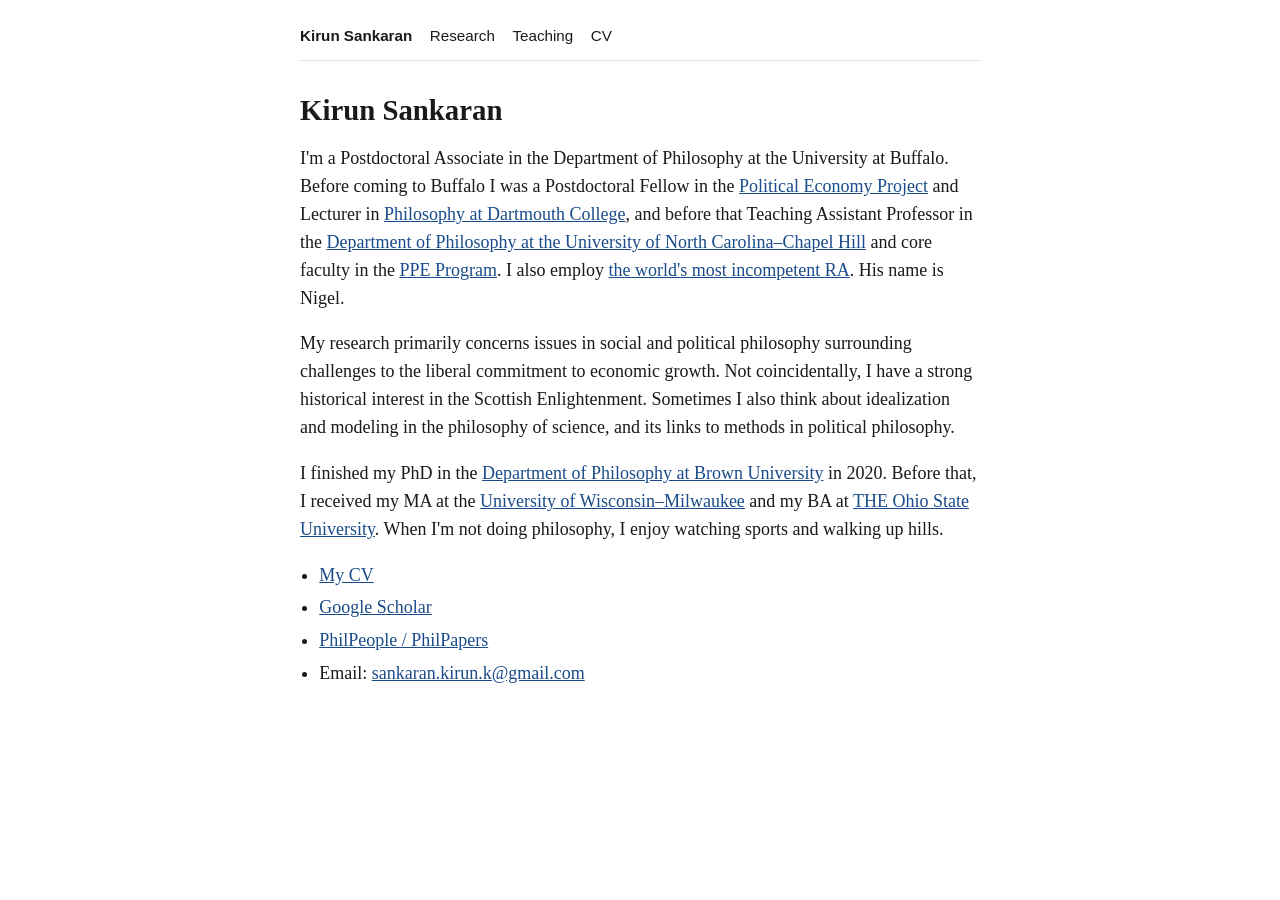
<file: index.html>
<!DOCTYPE html>
<html xmlns="http://www.w3.org/1999/xhtml">
<head>
  <meta charset="utf-8" />
  <meta name="generator" content="pandoc 3.10" />
  <meta name="viewport" content="width=device-width, initial-scale=1.0, user-scalable=yes" />
  <title>Kirun Sankaran</title>
  <style>
    /* Default styles provided by pandoc.
    ** See https://pandoc.org/MANUAL.html#variables-for-html for config info.
    */
    span.smallcaps{font-variant: small-caps;}
    div.columns{display: flex; gap: 1.5em;}
    div.column{flex: auto;}
    @media screen {
    div.columns{gap: min(4vw, 1.5em);}
    div.column{overflow-x: auto;}
    }
    div.hanging-indent{margin-left: 1.5em; text-indent: -1.5em;}
    /* The extra [class] is a hack that increases specificity enough to
       override a similar rule in reveal.js */
    ul.task-list[class]{list-style: none;}
    ul.task-list li input[type="checkbox"] {
      font-size: inherit;
      width: 0.8em;
      margin: 0 0.8em 0.2em -1.6em;
      vertical-align: middle;
    }
    .display.math{display: block; text-align: center; margin: 0.5rem auto;}
  </style>
  <link rel="stylesheet" href="style.css" />
</head>
<body>
<nav class="site"><a class="home" href="/">Kirun Sankaran</a><a href="/research.html">Research</a><a href="/teaching.html">Teaching</a><a href="/cv.html">CV</a></nav>
<h1 id="kirun-sankaran">Kirun Sankaran</h1>
<p>I'm a Postdoctoral Associate in the Department of Philosophy at the
University at Buffalo. Before coming to Buffalo I was a Postdoctoral
Fellow in the <a href="https://pep.dartmouth.edu/">Political Economy
Project</a> and Lecturer in <a
href="https://philosophy.dartmouth.edu/">Philosophy at Dartmouth
College</a>, and before that Teaching Assistant Professor in the <a
href="https://philosophy.unc.edu/">Department of Philosophy at the
University of North Carolina–Chapel Hill</a> and core faculty in the <a
href="https://ppe.unc.edu/">PPE Program</a>. I also employ <a
href="https://photos.app.goo.gl/fe5oH1BHB2Kg4n399">the world's most
incompetent RA</a>. His name is Nigel.</p>
<p>My research primarily concerns issues in social and political
philosophy surrounding challenges to the liberal commitment to economic
growth. Not coincidentally, I have a strong historical interest in the
Scottish Enlightenment. Sometimes I also think about idealization and
modeling in the philosophy of science, and its links to methods in
political philosophy.</p>
<p>I finished my PhD in the <a
href="https://www.brown.edu/academics/philosophy/">Department of
Philosophy at Brown University</a> in 2020. Before that, I received my
MA at the <a href="https://uwm.edu/philosophy/">University of
Wisconsin–Milwaukee</a> and my BA at <a
href="https://philosophy.osu.edu/">THE Ohio State University</a>. When
I'm not doing philosophy, I enjoy watching sports and walking up
hills.</p>
<ul>
<li><a href="cv.pdf">My CV</a></li>
<li><a
href="https://scholar.google.com/citations?user=JMRtvusAAAAJ&amp;hl=en&amp;oi=ao">Google
Scholar</a></li>
<li><a
href="https://philpeople.org/profiles/kirun-sankaran-1">PhilPeople /
PhilPapers</a></li>
<li>Email: <a
href="mailto:sankaran.kirun.k@gmail.com">sankaran.kirun.k@gmail.com</a></li>
</ul>
</body>
</html>
</file>
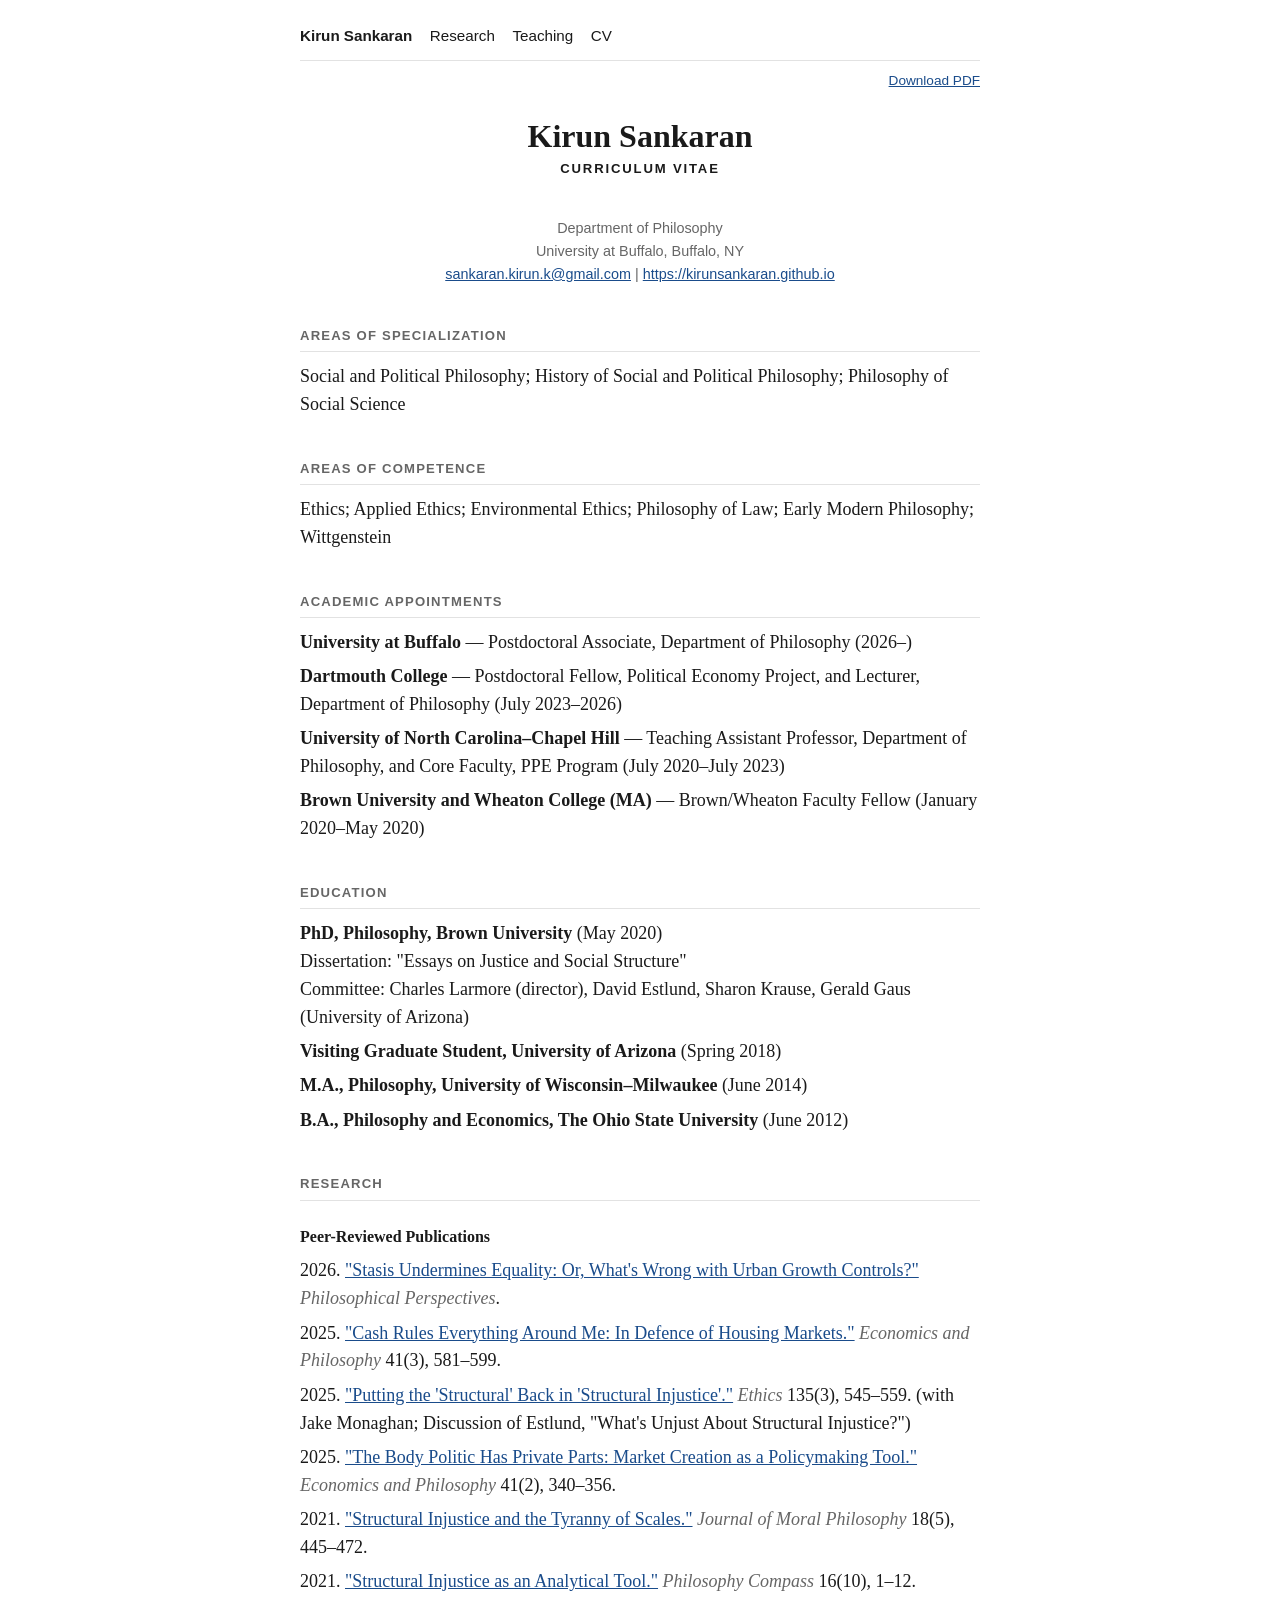
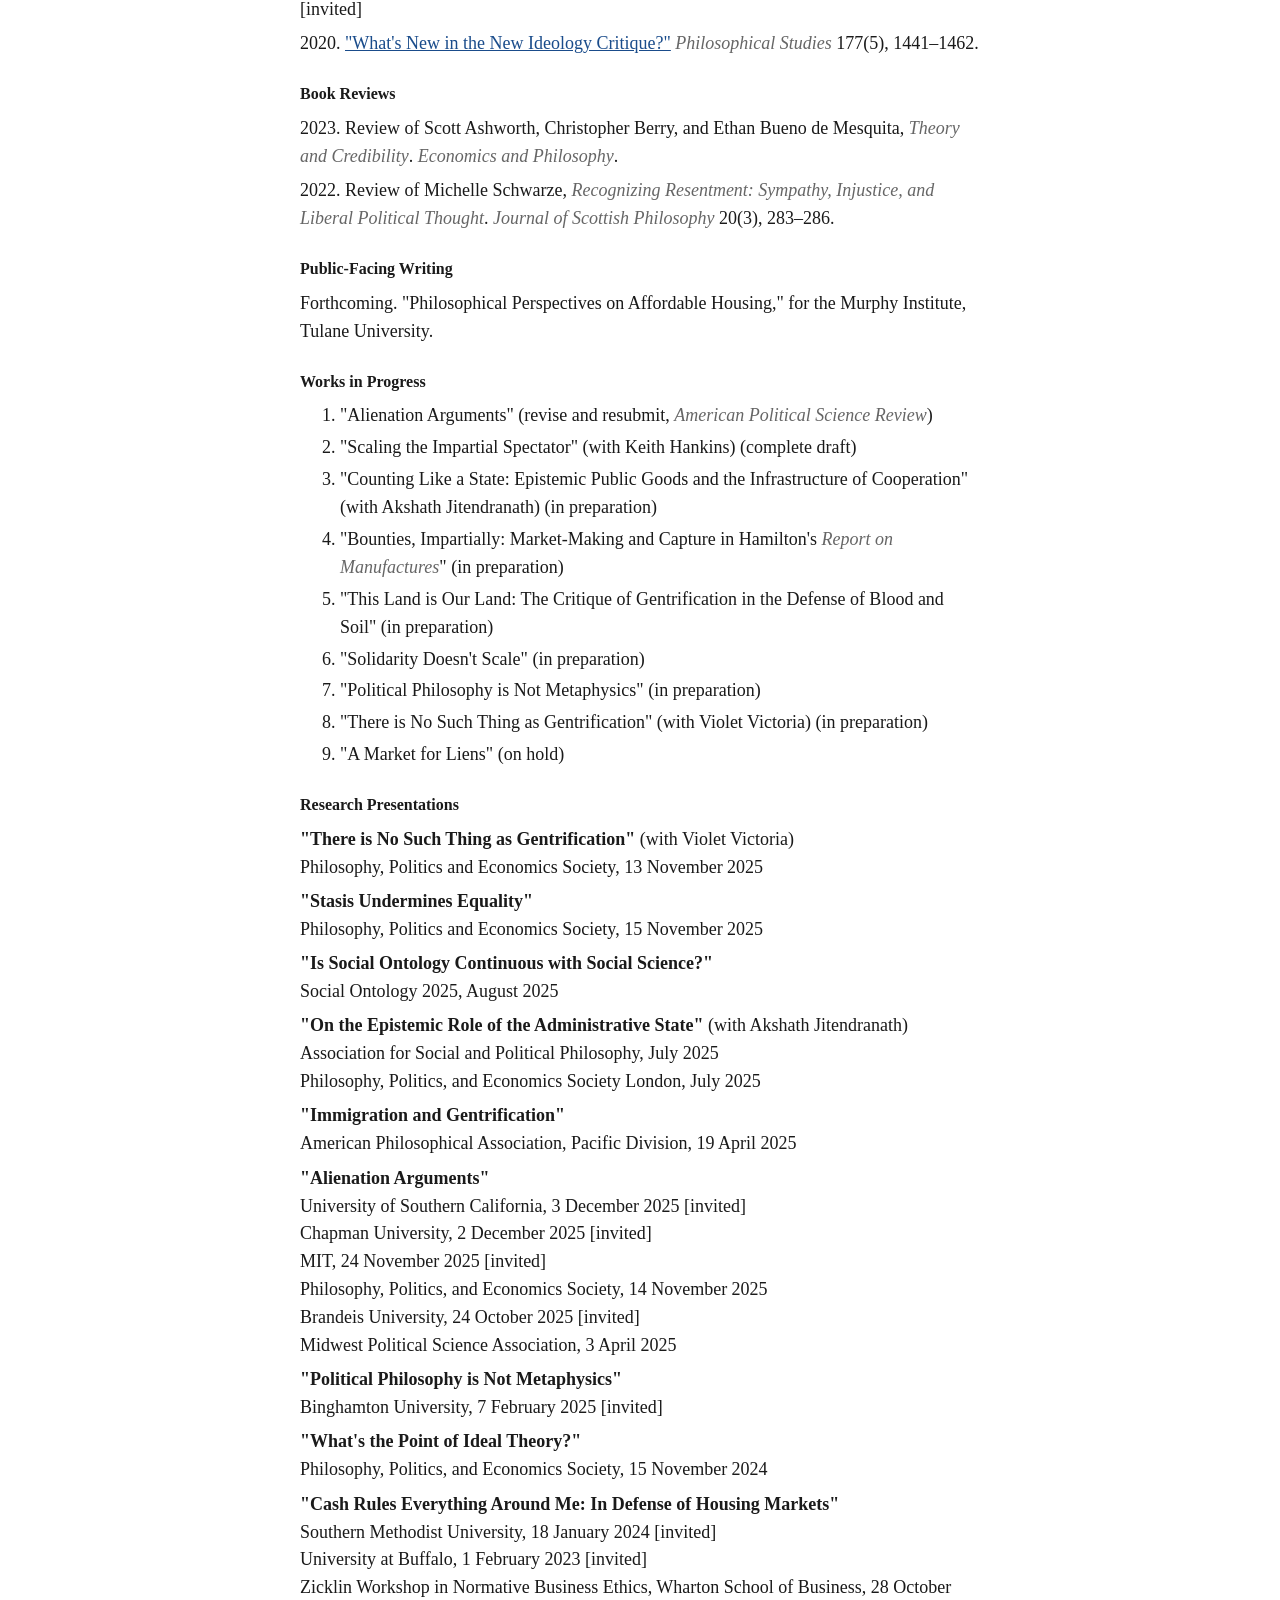
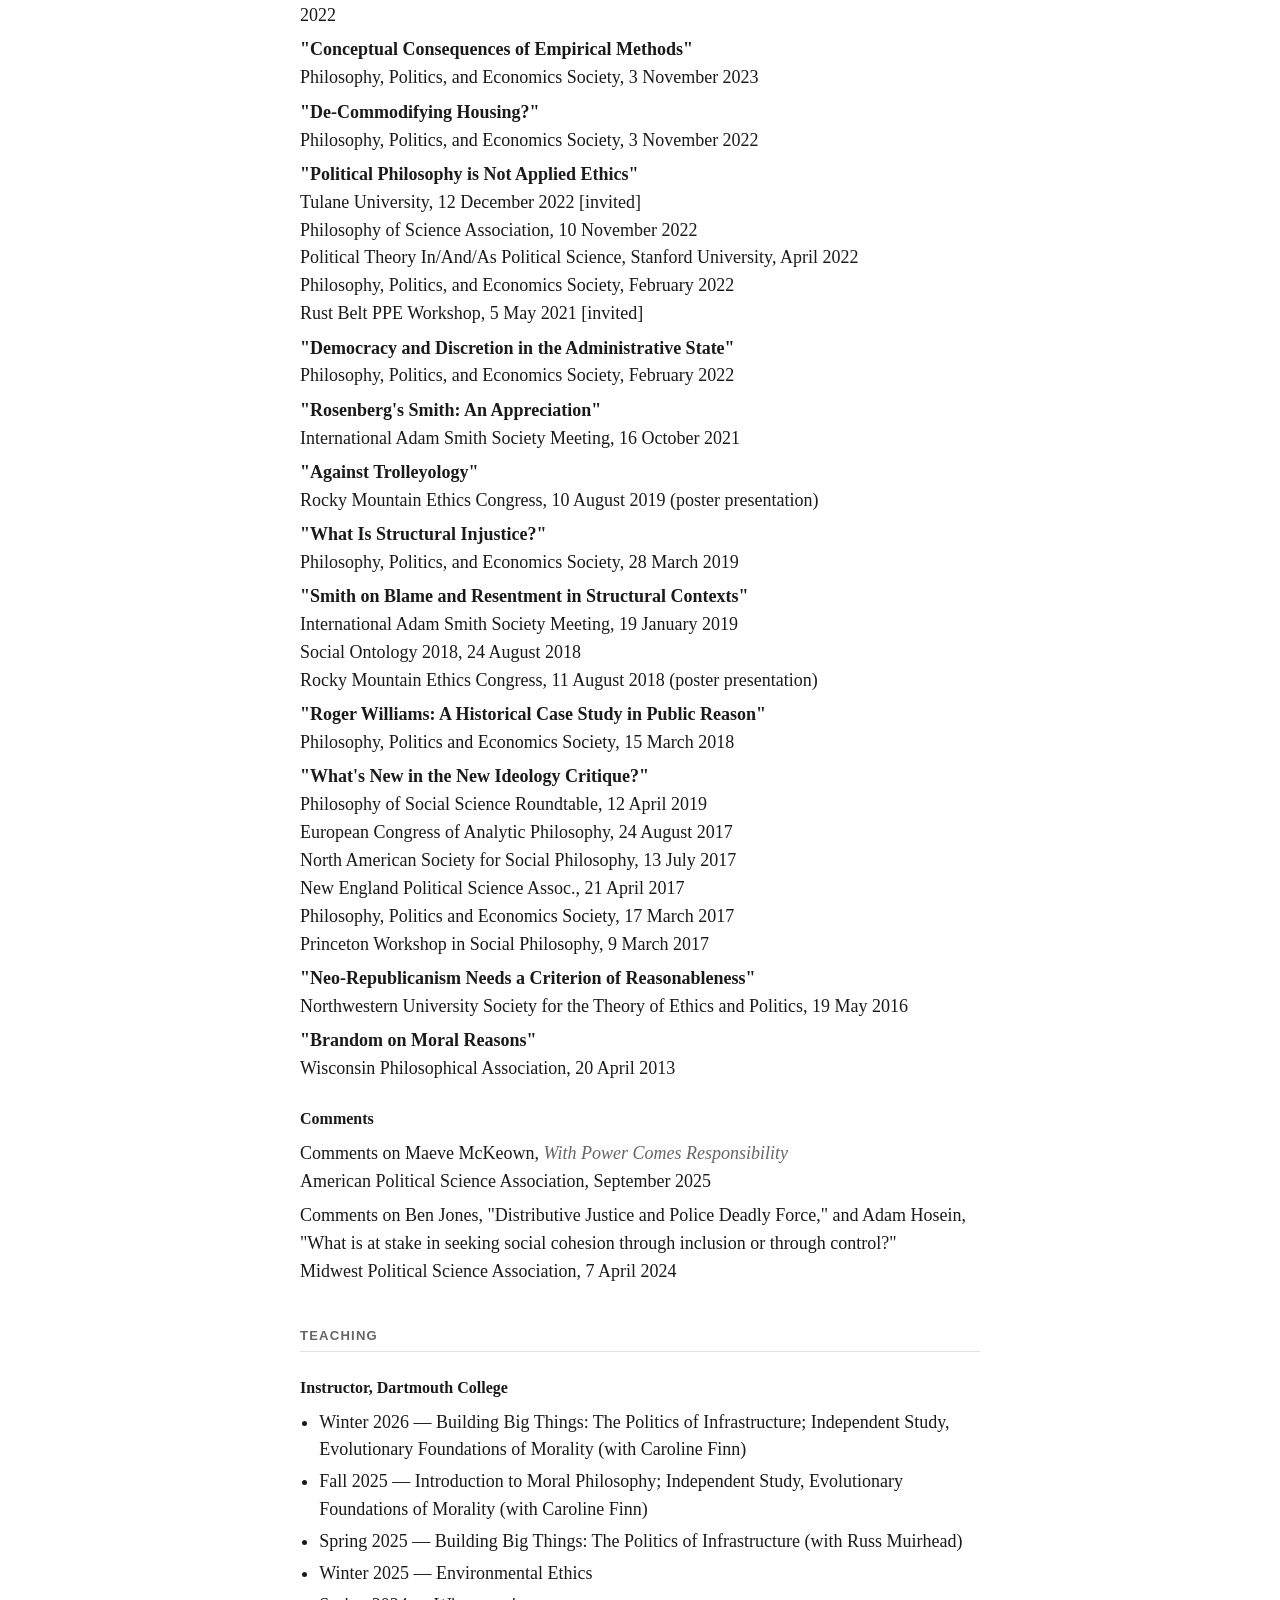
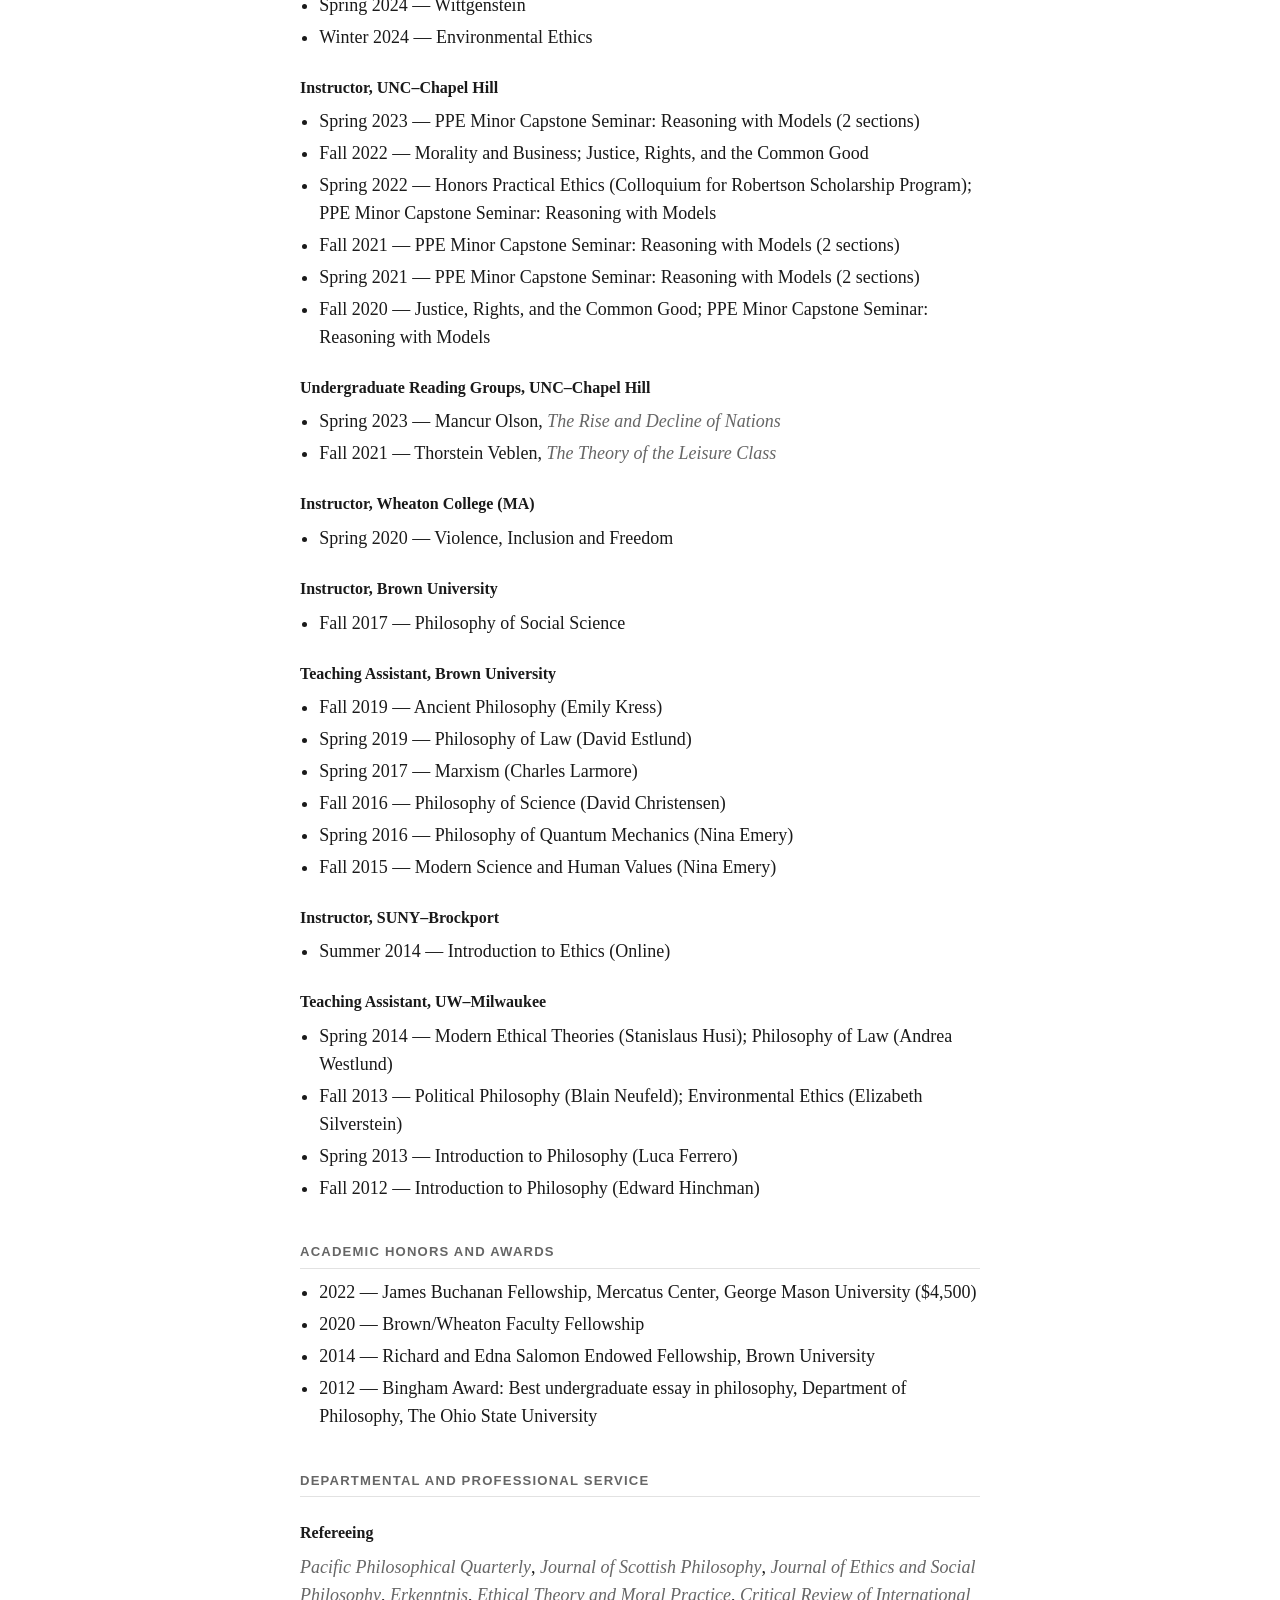
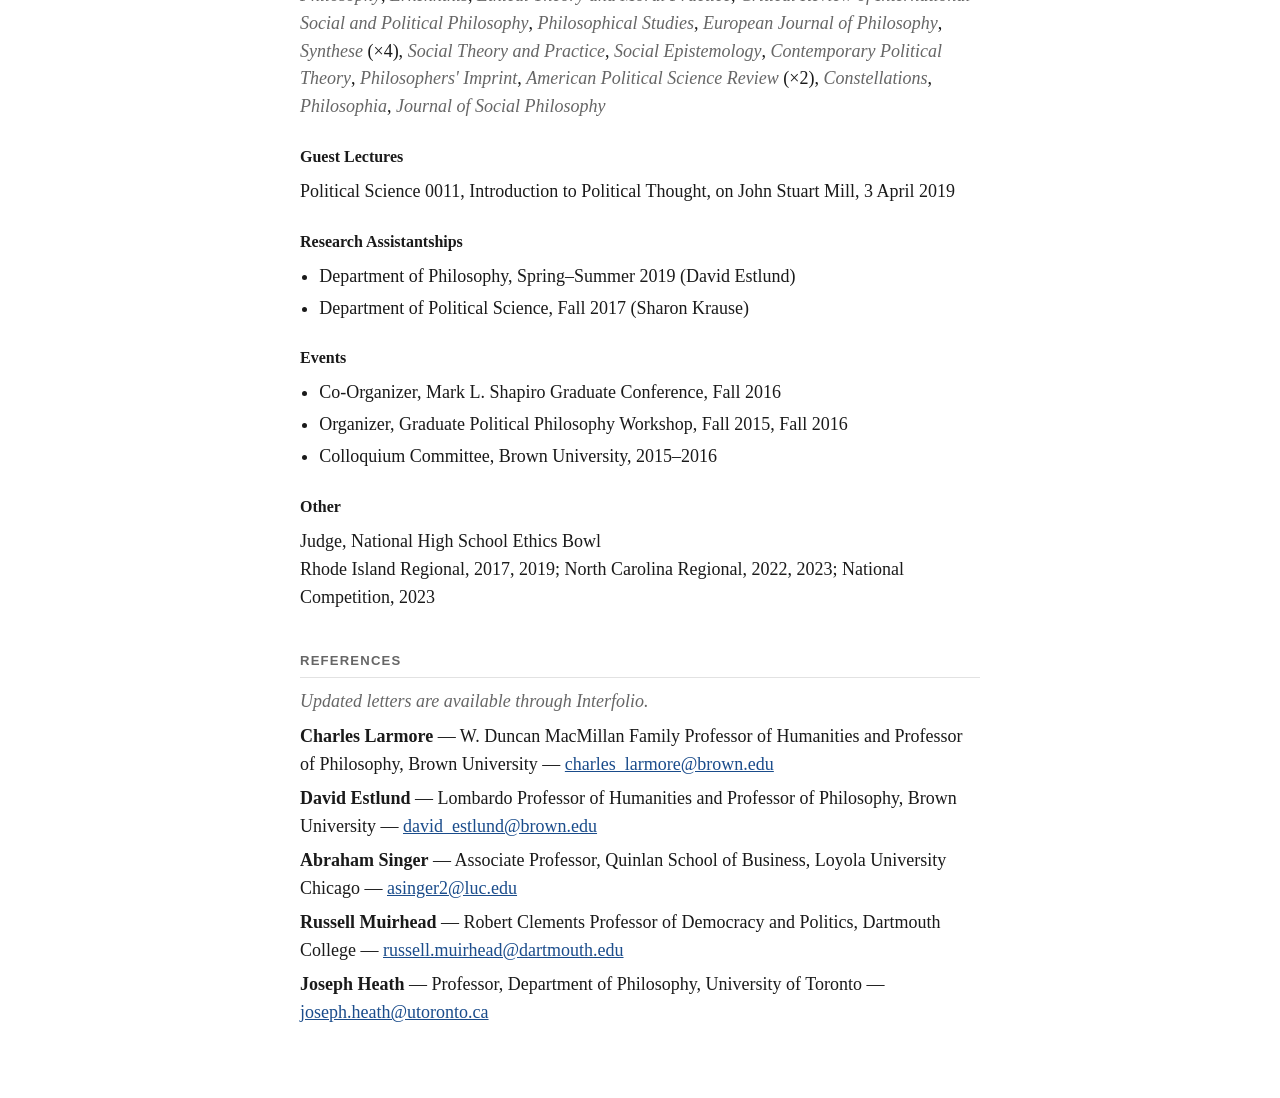
<file: cv.html>
<!DOCTYPE html>
<html xmlns="http://www.w3.org/1999/xhtml">
<head>
  <meta charset="utf-8" />
  <meta name="generator" content="pandoc 3.10" />
  <meta name="viewport" content="width=device-width, initial-scale=1.0, user-scalable=yes" />
  <title>Kirun Sankaran — Curriculum Vitae</title>
  <style>
    /* Default styles provided by pandoc.
    ** See https://pandoc.org/MANUAL.html#variables-for-html for config info.
    */
    span.smallcaps{font-variant: small-caps;}
    div.columns{display: flex; gap: 1.5em;}
    div.column{flex: auto;}
    @media screen {
    div.columns{gap: min(4vw, 1.5em);}
    div.column{overflow-x: auto;}
    }
    div.hanging-indent{margin-left: 1.5em; text-indent: -1.5em;}
    /* The extra [class] is a hack that increases specificity enough to
       override a similar rule in reveal.js */
    ul.task-list[class]{list-style: none;}
    ul.task-list li input[type="checkbox"] {
      font-size: inherit;
      width: 0.8em;
      margin: 0 0.8em 0.2em -1.6em;
      vertical-align: middle;
    }
    .display.math{display: block; text-align: center; margin: 0.5rem auto;}
  </style>
  <link rel="stylesheet" href="style.css" />
  <link rel="stylesheet" href="cv.css" />
</head>
<body>
<nav class="site"><a class="home" href="/">Kirun Sankaran</a><a href="/research.html">Research</a><a href="/teaching.html">Teaching</a><a href="/cv.html">CV</a></nav><p class="cv-download"><a href="/cv.pdf">Download PDF</a></p>
<h1 id="kirun-sankaran">Kirun Sankaran</h1>
<p><strong>Curriculum Vitae</strong><br />
Department of Philosophy<br />
University at Buffalo, Buffalo, NY<br />
<a
href="mailto:sankaran.kirun.k@gmail.com">sankaran.kirun.k@gmail.com</a>
| <a
href="https://kirunsankaran.github.io">https://kirunsankaran.github.io</a></p>
<h2 id="areas-of-specialization">Areas of Specialization</h2>
<p>Social and Political Philosophy; History of Social and Political
Philosophy; Philosophy of Social Science</p>
<h2 id="areas-of-competence">Areas of Competence</h2>
<p>Ethics; Applied Ethics; Environmental Ethics; Philosophy of Law;
Early Modern Philosophy; Wittgenstein</p>
<h2 id="academic-appointments">Academic Appointments</h2>
<p><strong>University at Buffalo</strong> — Postdoctoral Associate,
Department of Philosophy (2026–)</p>
<p><strong>Dartmouth College</strong> — Postdoctoral Fellow, Political
Economy Project, and Lecturer, Department of Philosophy (July
2023–2026)</p>
<p><strong>University of North Carolina–Chapel Hill</strong> — Teaching
Assistant Professor, Department of Philosophy, and Core Faculty, PPE
Program (July 2020–July 2023)</p>
<p><strong>Brown University and Wheaton College (MA)</strong> —
Brown/Wheaton Faculty Fellow (January 2020–May 2020)</p>
<h2 id="education">Education</h2>
<p><strong>PhD, Philosophy, Brown University</strong> (May 2020)<br />
Dissertation: "Essays on Justice and Social Structure"<br />
Committee: Charles Larmore (director), David Estlund, Sharon Krause,
Gerald Gaus (University of Arizona)</p>
<p><strong>Visiting Graduate Student, University of Arizona</strong>
(Spring 2018)</p>
<p><strong>M.A., Philosophy, University of Wisconsin–Milwaukee</strong>
(June 2014)</p>
<p><strong>B.A., Philosophy and Economics, The Ohio State
University</strong> (June 2012)</p>
<h2 id="research">Research</h2>
<h3 id="peer-reviewed-publications">Peer-Reviewed Publications</h3>
<p>2026. <a href="https://doi.org/10.1111/phpe.70010">"Stasis Undermines
Equality: Or, What's Wrong with Urban Growth Controls?"</a>
<em>Philosophical Perspectives</em>.</p>
<p>2025. <a href="https://doi.org/10.1017/S0266267125000057">"Cash Rules
Everything Around Me: In Defence of Housing Markets."</a> <em>Economics
and Philosophy</em> 41(3), 581–599.</p>
<p>2025. <a href="https://doi.org/10.1086/733917">"Putting the
'Structural' Back in 'Structural Injustice'."</a> <em>Ethics</em>
135(3), 545–559. (with Jake Monaghan; Discussion of Estlund, "What's
Unjust About Structural Injustice?")</p>
<p>2025. <a href="https://doi.org/10.1017/S0266267124000282">"The Body
Politic Has Private Parts: Market Creation as a Policymaking Tool."</a>
<em>Economics and Philosophy</em> 41(2), 340–356.</p>
<p>2021. <a href="https://doi.org/10.1163/17455243-20213383">"Structural
Injustice and the Tyranny of Scales."</a> <em>Journal of Moral
Philosophy</em> 18(5), 445–472.</p>
<p>2021. <a href="https://doi.org/10.1111/phc3.12780">"Structural
Injustice as an Analytical Tool."</a> <em>Philosophy Compass</em>
16(10), 1–12. [invited]</p>
<p>2020. <a href="https://doi.org/10.1007/s11098-019-01261-9">"What's
New in the New Ideology Critique?"</a> <em>Philosophical Studies</em>
177(5), 1441–1462.</p>
<h3 id="book-reviews">Book Reviews</h3>
<p>2023. Review of Scott Ashworth, Christopher Berry, and Ethan Bueno de
Mesquita, <em>Theory and Credibility</em>. <em>Economics and
Philosophy</em>.</p>
<p>2022. Review of Michelle Schwarze, <em>Recognizing Resentment:
Sympathy, Injustice, and Liberal Political Thought</em>. <em>Journal of
Scottish Philosophy</em> 20(3), 283–286.</p>
<h3 id="public-facing-writing">Public-Facing Writing</h3>
<p>Forthcoming. "Philosophical Perspectives on Affordable Housing," for
the Murphy Institute, Tulane University.</p>
<h3 id="works-in-progress">Works in Progress</h3>
<ol type="1">
<li>"Alienation Arguments" (revise and resubmit, <em>American Political
Science Review</em>)</li>
<li>"Scaling the Impartial Spectator" (with Keith Hankins) (complete
draft)</li>
<li>"Counting Like a State: Epistemic Public Goods and the
Infrastructure of Cooperation" (with Akshath Jitendranath) (in
preparation)</li>
<li>"Bounties, Impartially: Market-Making and Capture in Hamilton's
<em>Report on Manufactures</em>" (in preparation)</li>
<li>"This Land is Our Land: The Critique of Gentrification in the
Defense of Blood and Soil" (in preparation)</li>
<li>"Solidarity Doesn't Scale" (in preparation)</li>
<li>"Political Philosophy is Not Metaphysics" (in preparation)</li>
<li>"There is No Such Thing as Gentrification" (with Violet Victoria)
(in preparation)</li>
<li>"A Market for Liens" (on hold)</li>
</ol>
<h3 id="research-presentations">Research Presentations</h3>
<p><strong>"There is No Such Thing as Gentrification"</strong> (with
Violet Victoria)<br />
Philosophy, Politics and Economics Society, 13 November 2025</p>
<p><strong>"Stasis Undermines Equality"</strong><br />
Philosophy, Politics and Economics Society, 15 November 2025</p>
<p><strong>"Is Social Ontology Continuous with Social
Science?"</strong><br />
Social Ontology 2025, August 2025</p>
<p><strong>"On the Epistemic Role of the Administrative State"</strong>
(with Akshath Jitendranath)<br />
Association for Social and Political Philosophy, July 2025<br />
Philosophy, Politics, and Economics Society London, July 2025</p>
<p><strong>"Immigration and Gentrification"</strong><br />
American Philosophical Association, Pacific Division, 19 April 2025</p>
<p><strong>"Alienation Arguments"</strong><br />
University of Southern California, 3 December 2025 [invited]<br />
Chapman University, 2 December 2025 [invited]<br />
MIT, 24 November 2025 [invited]<br />
Philosophy, Politics, and Economics Society, 14 November 2025<br />
Brandeis University, 24 October 2025 [invited]<br />
Midwest Political Science Association, 3 April 2025</p>
<p><strong>"Political Philosophy is Not Metaphysics"</strong><br />
Binghamton University, 7 February 2025 [invited]</p>
<p><strong>"What's the Point of Ideal Theory?"</strong><br />
Philosophy, Politics, and Economics Society, 15 November 2024</p>
<p><strong>"Cash Rules Everything Around Me: In Defense of Housing
Markets"</strong><br />
Southern Methodist University, 18 January 2024 [invited]<br />
University at Buffalo, 1 February 2023 [invited]<br />
Zicklin Workshop in Normative Business Ethics, Wharton School of
Business, 28 October 2022</p>
<p><strong>"Conceptual Consequences of Empirical Methods"</strong><br />
Philosophy, Politics, and Economics Society, 3 November 2023</p>
<p><strong>"De-Commodifying Housing?"</strong><br />
Philosophy, Politics, and Economics Society, 3 November 2022</p>
<p><strong>"Political Philosophy is Not Applied Ethics"</strong><br />
Tulane University, 12 December 2022 [invited]<br />
Philosophy of Science Association, 10 November 2022<br />
Political Theory In/And/As Political Science, Stanford University, April
2022<br />
Philosophy, Politics, and Economics Society, February 2022<br />
Rust Belt PPE Workshop, 5 May 2021 [invited]</p>
<p><strong>"Democracy and Discretion in the Administrative
State"</strong><br />
Philosophy, Politics, and Economics Society, February 2022</p>
<p><strong>"Rosenberg's Smith: An Appreciation"</strong><br />
International Adam Smith Society Meeting, 16 October 2021</p>
<p><strong>"Against Trolleyology"</strong><br />
Rocky Mountain Ethics Congress, 10 August 2019 (poster presentation)</p>
<p><strong>"What Is Structural Injustice?"</strong><br />
Philosophy, Politics, and Economics Society, 28 March 2019</p>
<p><strong>"Smith on Blame and Resentment in Structural
Contexts"</strong><br />
International Adam Smith Society Meeting, 19 January 2019<br />
Social Ontology 2018, 24 August 2018<br />
Rocky Mountain Ethics Congress, 11 August 2018 (poster presentation)</p>
<p><strong>"Roger Williams: A Historical Case Study in Public
Reason"</strong><br />
Philosophy, Politics and Economics Society, 15 March 2018</p>
<p><strong>"What's New in the New Ideology Critique?"</strong><br />
Philosophy of Social Science Roundtable, 12 April 2019<br />
European Congress of Analytic Philosophy, 24 August 2017<br />
North American Society for Social Philosophy, 13 July 2017<br />
New England Political Science Assoc., 21 April 2017<br />
Philosophy, Politics and Economics Society, 17 March 2017<br />
Princeton Workshop in Social Philosophy, 9 March 2017</p>
<p><strong>"Neo-Republicanism Needs a Criterion of
Reasonableness"</strong><br />
Northwestern University Society for the Theory of Ethics and Politics,
19 May 2016</p>
<p><strong>"Brandom on Moral Reasons"</strong><br />
Wisconsin Philosophical Association, 20 April 2013</p>
<h3 id="comments">Comments</h3>
<p>Comments on Maeve McKeown, <em>With Power Comes
Responsibility</em><br />
American Political Science Association, September 2025</p>
<p>Comments on Ben Jones, "Distributive Justice and Police Deadly
Force," and Adam Hosein, "What is at stake in seeking social cohesion
through inclusion or through control?"<br />
Midwest Political Science Association, 7 April 2024</p>
<h2 id="teaching">Teaching</h2>
<h3 id="instructor-dartmouth-college">Instructor, Dartmouth College</h3>
<ul>
<li>Winter 2026 — Building Big Things: The Politics of Infrastructure;
Independent Study, Evolutionary Foundations of Morality (with Caroline
Finn)</li>
<li>Fall 2025 — Introduction to Moral Philosophy; Independent Study,
Evolutionary Foundations of Morality (with Caroline Finn)</li>
<li>Spring 2025 — Building Big Things: The Politics of Infrastructure
(with Russ Muirhead)</li>
<li>Winter 2025 — Environmental Ethics</li>
<li>Spring 2024 — Wittgenstein</li>
<li>Winter 2024 — Environmental Ethics</li>
</ul>
<h3 id="instructor-uncchapel-hill">Instructor, UNC–Chapel Hill</h3>
<ul>
<li>Spring 2023 — PPE Minor Capstone Seminar: Reasoning with Models (2
sections)</li>
<li>Fall 2022 — Morality and Business; Justice, Rights, and the Common
Good</li>
<li>Spring 2022 — Honors Practical Ethics (Colloquium for Robertson
Scholarship Program); PPE Minor Capstone Seminar: Reasoning with
Models</li>
<li>Fall 2021 — PPE Minor Capstone Seminar: Reasoning with Models (2
sections)</li>
<li>Spring 2021 — PPE Minor Capstone Seminar: Reasoning with Models (2
sections)</li>
<li>Fall 2020 — Justice, Rights, and the Common Good; PPE Minor Capstone
Seminar: Reasoning with Models</li>
</ul>
<h3 id="undergraduate-reading-groups-uncchapel-hill">Undergraduate
Reading Groups, UNC–Chapel Hill</h3>
<ul>
<li>Spring 2023 — Mancur Olson, <em>The Rise and Decline of
Nations</em></li>
<li>Fall 2021 — Thorstein Veblen, <em>The Theory of the Leisure
Class</em></li>
</ul>
<h3 id="instructor-wheaton-college-ma">Instructor, Wheaton College
(MA)</h3>
<ul>
<li>Spring 2020 — Violence, Inclusion and Freedom</li>
</ul>
<h3 id="instructor-brown-university">Instructor, Brown University</h3>
<ul>
<li>Fall 2017 — Philosophy of Social Science</li>
</ul>
<h3 id="teaching-assistant-brown-university">Teaching Assistant, Brown
University</h3>
<ul>
<li>Fall 2019 — Ancient Philosophy (Emily Kress)</li>
<li>Spring 2019 — Philosophy of Law (David Estlund)</li>
<li>Spring 2017 — Marxism (Charles Larmore)</li>
<li>Fall 2016 — Philosophy of Science (David Christensen)</li>
<li>Spring 2016 — Philosophy of Quantum Mechanics (Nina Emery)</li>
<li>Fall 2015 — Modern Science and Human Values (Nina Emery)</li>
</ul>
<h3 id="instructor-sunybrockport">Instructor, SUNY–Brockport</h3>
<ul>
<li>Summer 2014 — Introduction to Ethics (Online)</li>
</ul>
<h3 id="teaching-assistant-uwmilwaukee">Teaching Assistant,
UW–Milwaukee</h3>
<ul>
<li>Spring 2014 — Modern Ethical Theories (Stanislaus Husi); Philosophy
of Law (Andrea Westlund)</li>
<li>Fall 2013 — Political Philosophy (Blain Neufeld); Environmental
Ethics (Elizabeth Silverstein)</li>
<li>Spring 2013 — Introduction to Philosophy (Luca Ferrero)</li>
<li>Fall 2012 — Introduction to Philosophy (Edward Hinchman)</li>
</ul>
<h2 id="academic-honors-and-awards">Academic Honors and Awards</h2>
<ul>
<li>2022 — James Buchanan Fellowship, Mercatus Center, George Mason
University ($4,500)</li>
<li>2020 — Brown/Wheaton Faculty Fellowship</li>
<li>2014 — Richard and Edna Salomon Endowed Fellowship, Brown
University</li>
<li>2012 — Bingham Award: Best undergraduate essay in philosophy,
Department of Philosophy, The Ohio State University</li>
</ul>
<h2 id="departmental-and-professional-service">Departmental and
Professional Service</h2>
<h3 id="refereeing">Refereeing</h3>
<p><em>Pacific Philosophical Quarterly</em>, <em>Journal of Scottish
Philosophy</em>, <em>Journal of Ethics and Social Philosophy</em>,
<em>Erkenntnis</em>, <em>Ethical Theory and Moral Practice</em>,
<em>Critical Review of International Social and Political
Philosophy</em>, <em>Philosophical Studies</em>, <em>European Journal of
Philosophy</em>, <em>Synthese</em> (×4), <em>Social Theory and
Practice</em>, <em>Social Epistemology</em>, <em>Contemporary Political
Theory</em>, <em>Philosophers' Imprint</em>, <em>American Political
Science Review</em> (×2), <em>Constellations</em>, <em>Philosophia</em>,
<em>Journal of Social Philosophy</em></p>
<h3 id="guest-lectures">Guest Lectures</h3>
<p>Political Science 0011, Introduction to Political Thought, on John
Stuart Mill, 3 April 2019</p>
<h3 id="research-assistantships">Research Assistantships</h3>
<ul>
<li>Department of Philosophy, Spring–Summer 2019 (David Estlund)</li>
<li>Department of Political Science, Fall 2017 (Sharon Krause)</li>
</ul>
<h3 id="events">Events</h3>
<ul>
<li>Co-Organizer, Mark L. Shapiro Graduate Conference, Fall 2016</li>
<li>Organizer, Graduate Political Philosophy Workshop, Fall 2015, Fall
2016</li>
<li>Colloquium Committee, Brown University, 2015–2016</li>
</ul>
<h3 id="other">Other</h3>
<p>Judge, National High School Ethics Bowl<br />
Rhode Island Regional, 2017, 2019; North Carolina Regional, 2022, 2023;
National Competition, 2023</p>
<h2 id="references">References</h2>
<p><em>Updated letters are available through Interfolio.</em></p>
<p><strong>Charles Larmore</strong> — W. Duncan MacMillan Family
Professor of Humanities and Professor of Philosophy, Brown University —
<a
href="mailto:charles_larmore@brown.edu">charles_larmore@brown.edu</a></p>
<p><strong>David Estlund</strong> — Lombardo Professor of Humanities and
Professor of Philosophy, Brown University — <a
href="mailto:david_estlund@brown.edu">david_estlund@brown.edu</a></p>
<p><strong>Abraham Singer</strong> — Associate Professor, Quinlan School
of Business, Loyola University Chicago — <a
href="mailto:asinger2@luc.edu">asinger2@luc.edu</a></p>
<p><strong>Russell Muirhead</strong> — Robert Clements Professor of
Democracy and Politics, Dartmouth College — <a
href="mailto:russell.muirhead@dartmouth.edu">russell.muirhead@dartmouth.edu</a></p>
<p><strong>Joseph Heath</strong> — Professor, Department of Philosophy,
University of Toronto — <a
href="mailto:joseph.heath@utoronto.ca">joseph.heath@utoronto.ca</a></p>
</body>
</html>
</file>
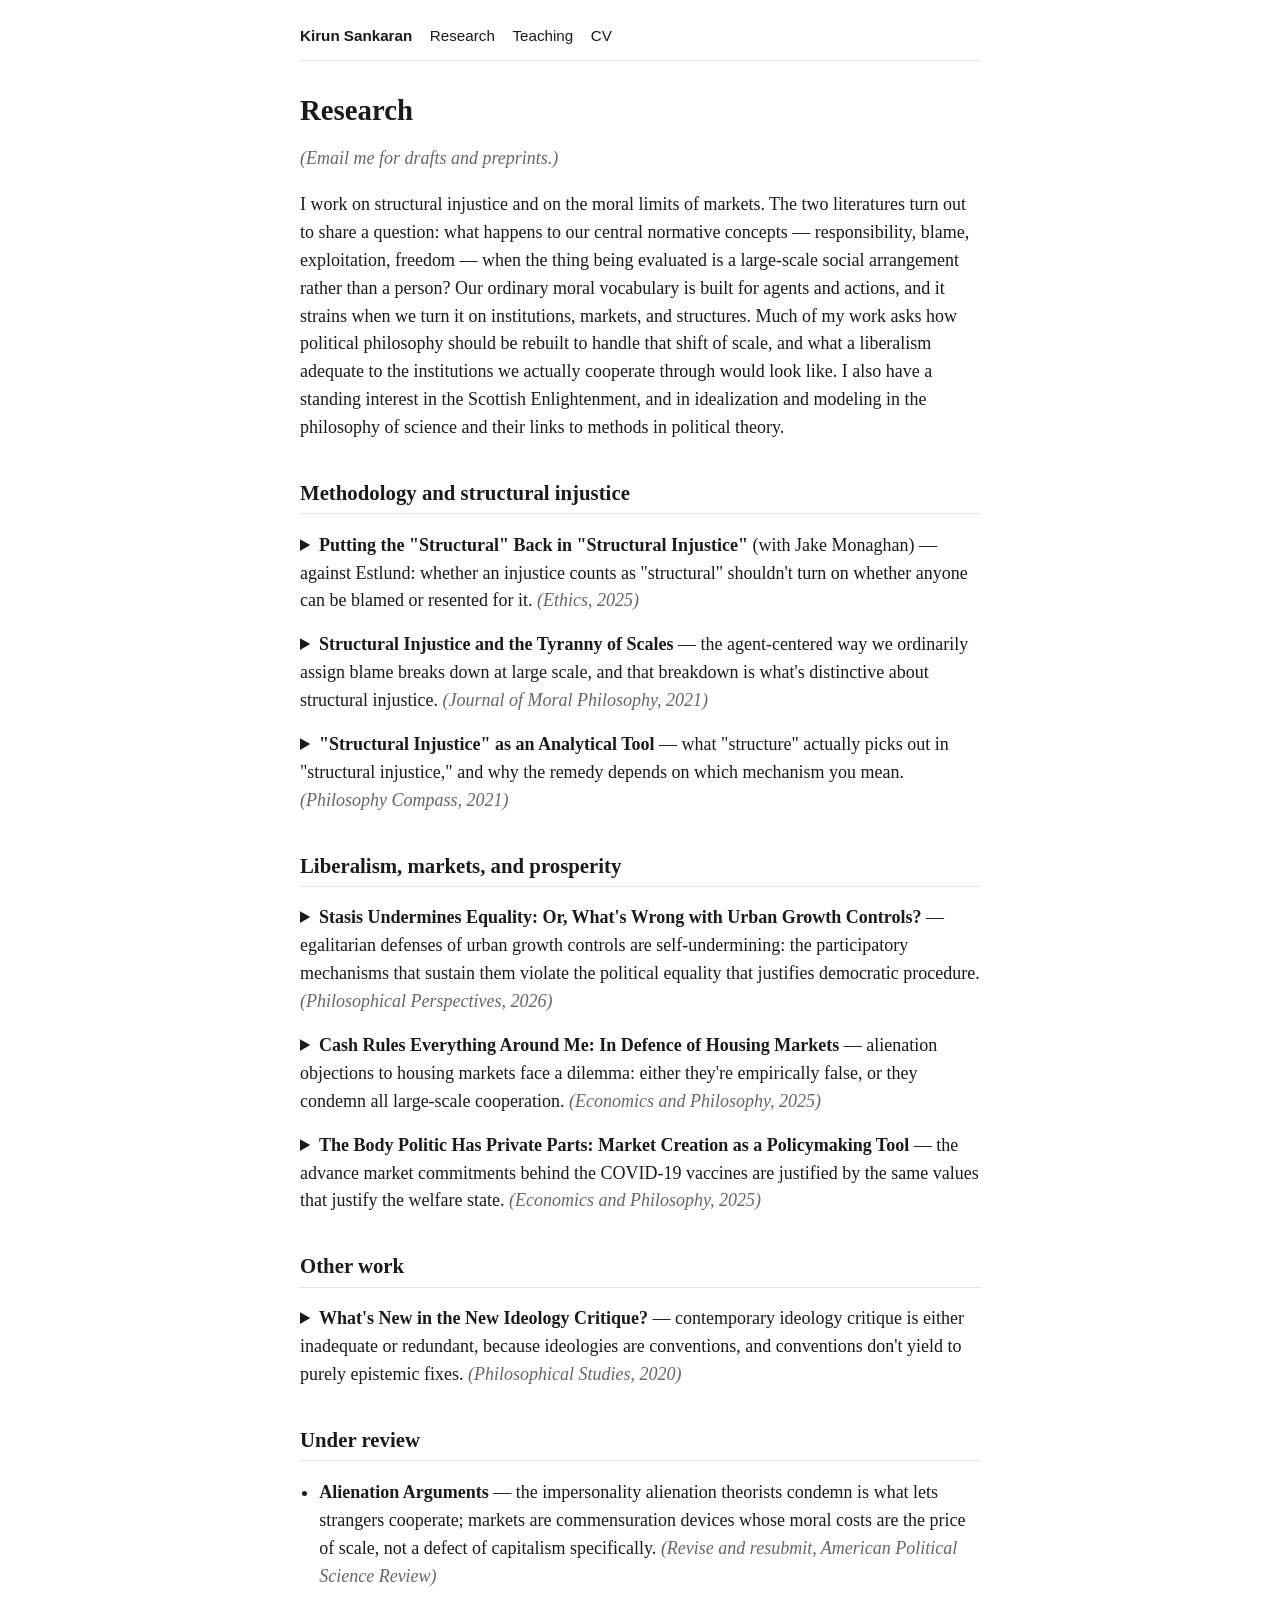
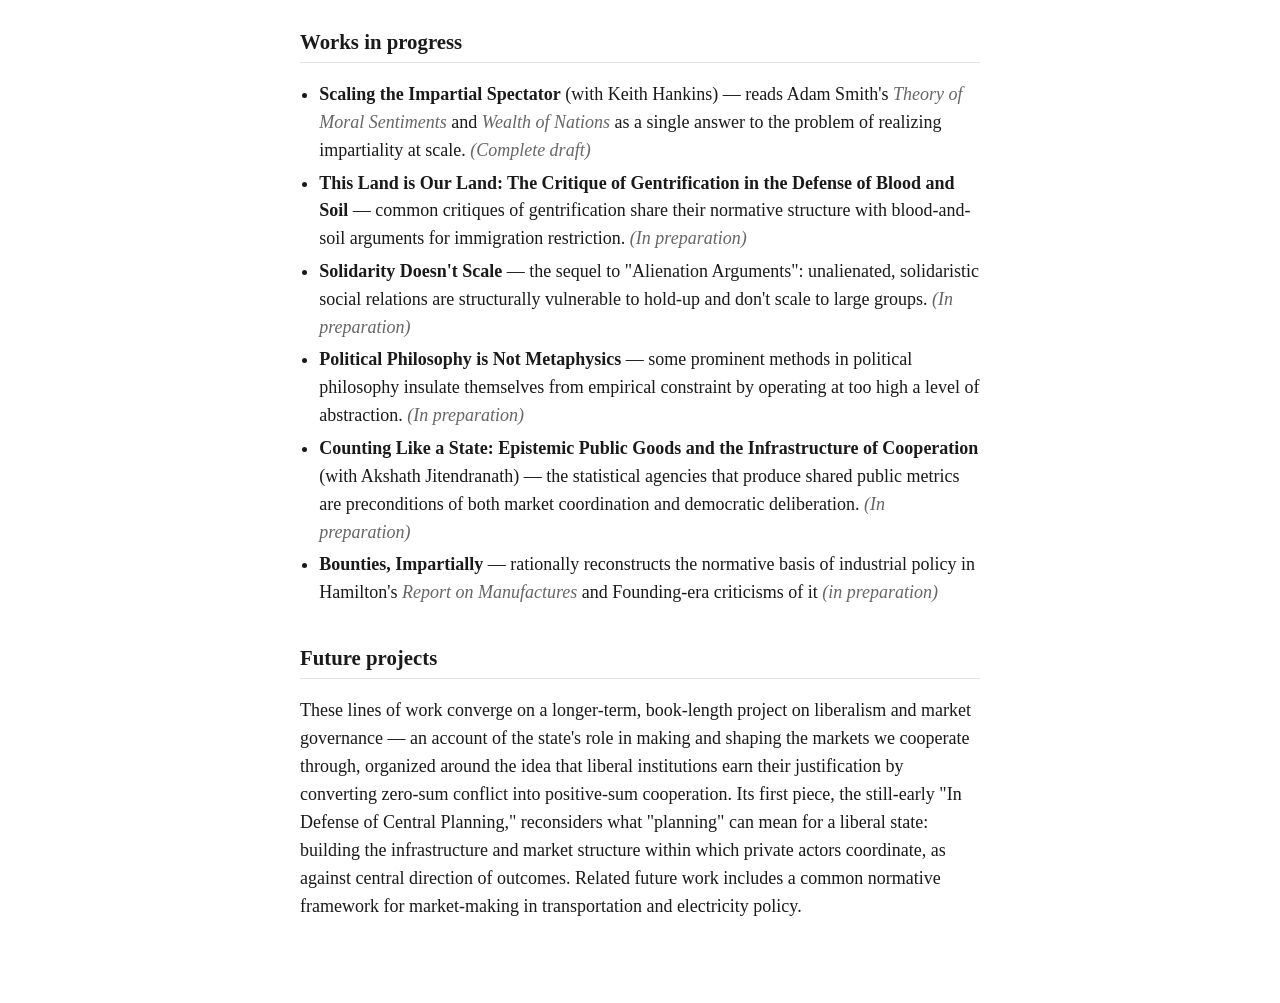
<file: research.html>
<!DOCTYPE html>
<html xmlns="http://www.w3.org/1999/xhtml">
<head>
  <meta charset="utf-8" />
  <meta name="generator" content="pandoc 3.10" />
  <meta name="viewport" content="width=device-width, initial-scale=1.0, user-scalable=yes" />
  <title>Kirun Sankaran</title>
  <style>
    /* Default styles provided by pandoc.
    ** See https://pandoc.org/MANUAL.html#variables-for-html for config info.
    */
    span.smallcaps{font-variant: small-caps;}
    div.columns{display: flex; gap: 1.5em;}
    div.column{flex: auto;}
    @media screen {
    div.columns{gap: min(4vw, 1.5em);}
    div.column{overflow-x: auto;}
    }
    div.hanging-indent{margin-left: 1.5em; text-indent: -1.5em;}
    /* The extra [class] is a hack that increases specificity enough to
       override a similar rule in reveal.js */
    ul.task-list[class]{list-style: none;}
    ul.task-list li input[type="checkbox"] {
      font-size: inherit;
      width: 0.8em;
      margin: 0 0.8em 0.2em -1.6em;
      vertical-align: middle;
    }
    .display.math{display: block; text-align: center; margin: 0.5rem auto;}
  </style>
  <link rel="stylesheet" href="style.css" />
</head>
<body>
<nav class="site"><a class="home" href="/">Kirun Sankaran</a><a href="/research.html">Research</a><a href="/teaching.html">Teaching</a><a href="/cv.html">CV</a></nav>
<h1 id="research">Research</h1>
<p><em>(Email me for drafts and preprints.)</em></p>
<p>I work on structural injustice and on the moral limits of markets.
The two literatures turn out to share a question: what happens to our
central normative concepts — responsibility, blame, exploitation,
freedom — when the thing being evaluated is a large-scale social
arrangement rather than a person? Our ordinary moral vocabulary is built
for agents and actions, and it strains when we turn it on institutions,
markets, and structures. Much of my work asks how political philosophy
should be rebuilt to handle that shift of scale, and what a liberalism
adequate to the institutions we actually cooperate through would look
like. I also have a standing interest in the Scottish Enlightenment, and
in idealization and modeling in the philosophy of science and their
links to methods in political theory.</p>
<h2 id="methodology-and-structural-injustice">Methodology and structural
injustice</h2>
<details>
<summary><strong>Putting the "Structural" Back in "Structural Injustice"</strong> (with Jake Monaghan) — against Estlund: whether an injustice counts as "structural" shouldn't turn on whether anyone can be blamed or resented for it. <em>(Ethics, 2025)</em></summary>

<p>David Estlund argues that theories of structural injustice have to
show how victims can have warranted grievances, generally expressed
through reactive attitudes. But he argues that no social structure can
by itself be the target of warranted grievance. We argue that warrant
for reactive attitudes is an inappropriate standard to hold theories of
structural injustice to, because reactive attitudes are tightly
connected to the mental states that motivate actions. This connection
entails that reactive attitudes presuppose that agents are the
perpetrators of injustice. But the point of the idea of structural
injustice is that this presupposition is often unwarranted.</p>
<p><a href="https://doi.org/10.1086/733917">Read the paper →</a></p>
</details>

<details>
<summary><strong>Structural Injustice and the Tyranny of Scales</strong> — the agent-centered way we ordinarily assign blame breaks down at large scale, and that breakdown is what's distinctive about structural injustice. <em>(Journal of Moral Philosophy, 2021)</em></summary>

<p>What features of structural injustice distinguish it from mere
collections of injustices committed by individuals? I argue that the
standard model of moral judgment that centers agents and actions fails
to adequately articulate what's gone wrong in cases of structural
injustice. It fails because features of the social world that arise only
at large scale are normatively salient, but unaccounted for by the
standard model. I illustrate these features with historical examples of
normatively-different outcomes driven by institutional structure rather,
holding fixed characteristics of agents' motivations. I then defend the
view from reductionist objections.</p>
<p><a href="https://doi.org/10.1163/17455243-20213383">Read the paper
→</a></p>
</details>

<details>
<summary><strong>"Structural Injustice" as an Analytical Tool</strong> — what "structure" actually picks out in "structural injustice," and why the remedy depends on which mechanism you mean. <em>(Philosophy Compass, 2021)</em></summary>

<p>"Structural Injustice" refers to injustices that can't be attributed
to particular actions by bad actors. This article surveys Iris Marion
Young's influential account of structural injustice; lays out some
considerations related to the concept's use as an analytical tool; and
critically surveys Young's account of individual responsibility for
structural injustice.</p>
<p><a href="https://doi.org/10.1111/phc3.12780">Read the paper →</a></p>
</details>

<h2 id="liberalism-markets-and-prosperity">Liberalism, markets, and
prosperity</h2>
<details>
<summary><strong>Stasis Undermines Equality: Or, What's Wrong with Urban Growth Controls?</strong> — egalitarian defenses of urban growth controls are self-undermining: the participatory mechanisms that sustain them violate the political equality that justifies democratic procedure. <em>(Philosophical Perspectives, 2026)</em></summary>

<p>Egalitarian defenses of urban growth controls are self-undermining.
The participatory mechanisms that sustain growth controls violate the
political equality that justifies democratic procedure in the first
place.</p>
<p><a href="https://doi.org/10.1111/phpe.70010">Read the paper →</a> ·
<a href="papers/sankaran-stasis-undermines-equality.pdf">PDF</a></p>
</details>

<details>
<summary><strong>Cash Rules Everything Around Me: In Defence of Housing Markets</strong> — alienation objections to housing markets face a dilemma: either they're empirically false, or they condemn all large-scale cooperation. <em>(Economics and Philosophy, 2025)</em></summary>

<p>I argue that alienation objections to housing markets face a dilemma.
Either they purport to explain distributive injustices, or they hold
that markets are objectionable on intrinsic grounds. The first disjunct
is empirically dubious. The second undermines the motivation for
objecting to housing markets, and overgeneralizes: if markets are
objectionable due to alienation, so is all large-scale social
cooperation.</p>
<p><a href="https://doi.org/10.1017/S0266267125000057">Read the paper
→</a></p>
</details>

<details>
<summary><strong>The Body Politic Has Private Parts: Market Creation as a Policymaking Tool</strong> — the advance market commitments behind the COVID-19 vaccines are justified by the same values that justify the welfare state. <em>(Economics and Philosophy, 2025)</em></summary>

<p>Philosophical arguments about government contracting either
categorically oppose it on legitimacy grounds or see it as largely
anodyne. I argue for a normatively distinct kind of contracting — the
advance market commitment, or AMC — and show that it is justified by the
same liberal values that justify the welfare state.</p>
<p><a href="https://doi.org/10.1017/S0266267124000282">Read the paper
→</a></p>
</details>

<h2 id="other-work">Other work</h2>
<details>
<summary><strong>What's New in the New Ideology Critique?</strong> — contemporary ideology critique is either inadequate or redundant, because ideologies are conventions, and conventions don't yield to purely epistemic fixes. <em>(Philosophical Studies, 2020)</em></summary>

<p>I argue that contemporary accounts of ideology
critique—paradigmatically those advanced by Haslanger, Jaeggi,
Celikates, and Stanley—are either inadequate or redundant. The Marxian
concept of ideology—a collective epistemic distortion or irrationality
that helps maintain bad social arrangements—has recently returned to the
forefront of debates in contemporary analytic social philosophy.
Ideology critique has similarly emerged as a technique for combating
such social ills by remedying those collective epistemic distortions.
Ideologies are sets of social meanings or shared understandings. I argue
in this paper that because agents must coordinate on them to be mutually
intelligible, ideologies, on the fashionable contemporary account, are
conventions. They are equilibrium solutions to a particular kind of
social coordination problem. The worry is that changing pernicious
conventions requires more than the epistemic remedy contemporary
critical social theorists prescribe. It also requires overcoming
strategic impediments like high first-mover costs. Thus contemporary
proponents of ideology critique—the "new ideology critics," as I'll call
them—face a dilemma. Either their account of social change fails to
account for important strategic impediments to social change, in which
case it is inadequate, or it incorporates a theory of strategic
behavior, and thus merely reinvents the wheel, poorly. It adds nothing
to prominent convention-based accounts of social change in the social
sciences. More generally, this is an example of a pernicious trend in
contemporary critical social theory. Contemporary critical social
theorists have abandoned their predecessors' commitment to engaging with
social science, thereby undermining their efforts.</p>
</details>

<h2 id="under-review">Under review</h2>
<ul>
<li><strong>Alienation Arguments</strong> — the impersonality alienation
theorists condemn is what lets strangers cooperate; markets are
commensuration devices whose moral costs are the price of scale, not a
defect of capitalism specifically. <em>(Revise and resubmit, American
Political Science Review)</em></li>
</ul>
<h2 id="works-in-progress">Works in progress</h2>
<ul>
<li><strong>Scaling the Impartial Spectator</strong> (with Keith
Hankins) — reads Adam Smith's <em>Theory of Moral Sentiments</em> and
<em>Wealth of Nations</em> as a single answer to the problem of
realizing impartiality at scale. <em>(Complete draft)</em></li>
<li><strong>This Land is Our Land: The Critique of Gentrification in the
Defense of Blood and Soil</strong> — common critiques of gentrification
share their normative structure with blood-and-soil arguments for
immigration restriction. <em>(In preparation)</em></li>
<li><strong>Solidarity Doesn't Scale</strong> — the sequel to
"Alienation Arguments": unalienated, solidaristic social relations are
structurally vulnerable to hold-up and don't scale to large groups.
<em>(In preparation)</em></li>
<li><strong>Political Philosophy is Not Metaphysics</strong> — some
prominent methods in political philosophy insulate themselves from
empirical constraint by operating at too high a level of abstraction.
<em>(In preparation)</em></li>
<li><strong>Counting Like a State: Epistemic Public Goods and the
Infrastructure of Cooperation</strong> (with Akshath Jitendranath) — the
statistical agencies that produce shared public metrics are
preconditions of both market coordination and democratic deliberation.
<em>(In preparation)</em></li>
<li><strong>Bounties, Impartially</strong> — rationally reconstructs the
normative basis of industrial policy in Hamilton's <em>Report on
Manufactures</em> and Founding-era criticisms of it <em>(in
preparation)</em></li>
</ul>
<h2 id="future-projects">Future projects</h2>
<p>These lines of work converge on a longer-term, book-length project on
liberalism and market governance — an account of the state's role in
making and shaping the markets we cooperate through, organized around
the idea that liberal institutions earn their justification by
converting zero-sum conflict into positive-sum cooperation. Its first
piece, the still-early "In Defense of Central Planning," reconsiders
what "planning" can mean for a liberal state: building the
infrastructure and market structure within which private actors
coordinate, as against central direction of outcomes. Related future
work includes a common normative framework for market-making in
transportation and electricity policy.</p>
</body>
</html>
</file>
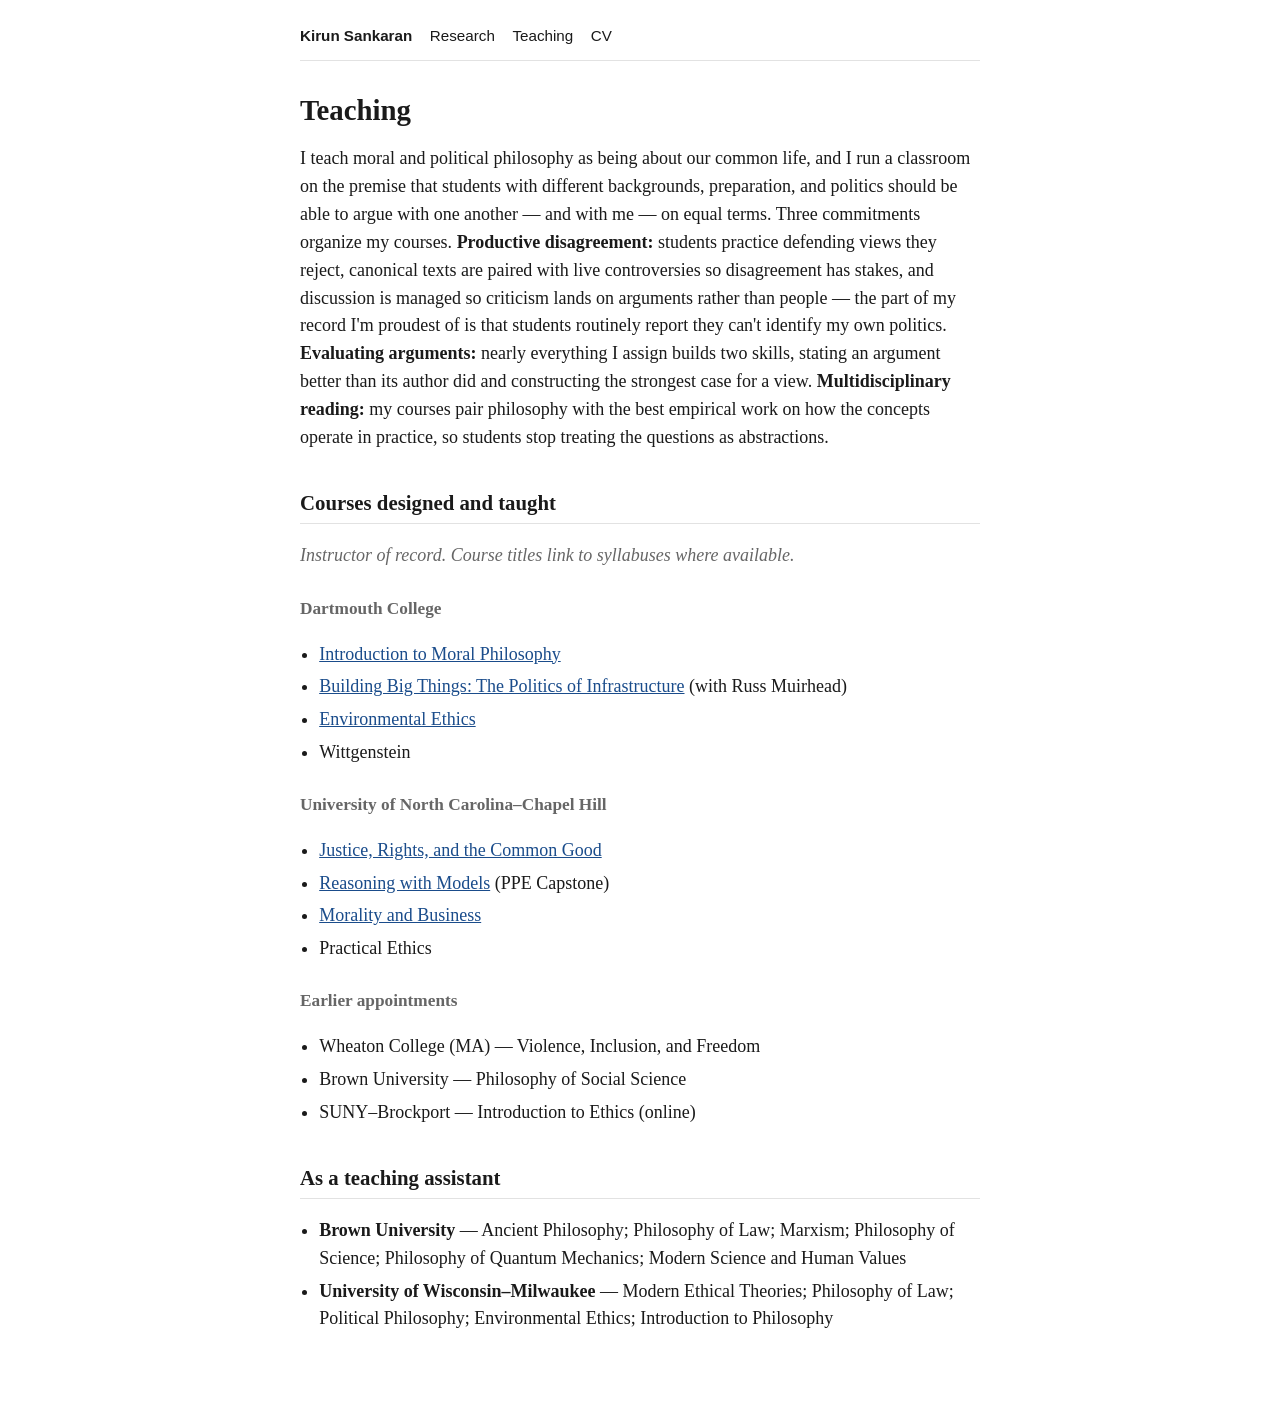
<file: teaching.html>
<!DOCTYPE html>
<html xmlns="http://www.w3.org/1999/xhtml">
<head>
  <meta charset="utf-8" />
  <meta name="generator" content="pandoc 3.10" />
  <meta name="viewport" content="width=device-width, initial-scale=1.0, user-scalable=yes" />
  <title>Kirun Sankaran</title>
  <style>
    /* Default styles provided by pandoc.
    ** See https://pandoc.org/MANUAL.html#variables-for-html for config info.
    */
    span.smallcaps{font-variant: small-caps;}
    div.columns{display: flex; gap: 1.5em;}
    div.column{flex: auto;}
    @media screen {
    div.columns{gap: min(4vw, 1.5em);}
    div.column{overflow-x: auto;}
    }
    div.hanging-indent{margin-left: 1.5em; text-indent: -1.5em;}
    /* The extra [class] is a hack that increases specificity enough to
       override a similar rule in reveal.js */
    ul.task-list[class]{list-style: none;}
    ul.task-list li input[type="checkbox"] {
      font-size: inherit;
      width: 0.8em;
      margin: 0 0.8em 0.2em -1.6em;
      vertical-align: middle;
    }
    .display.math{display: block; text-align: center; margin: 0.5rem auto;}
  </style>
  <link rel="stylesheet" href="style.css" />
</head>
<body>
<nav class="site"><a class="home" href="/">Kirun Sankaran</a><a href="/research.html">Research</a><a href="/teaching.html">Teaching</a><a href="/cv.html">CV</a></nav>
<h1 id="teaching">Teaching</h1>
<p>I teach moral and political philosophy as being about our common
life, and I run a classroom on the premise that students with different
backgrounds, preparation, and politics should be able to argue with one
another — and with me — on equal terms. Three commitments organize my
courses. <strong>Productive disagreement:</strong> students practice
defending views they reject, canonical texts are paired with live
controversies so disagreement has stakes, and discussion is managed so
criticism lands on arguments rather than people — the part of my record
I'm proudest of is that students routinely report they can't identify my
own politics. <strong>Evaluating arguments:</strong> nearly everything I
assign builds two skills, stating an argument better than its author did
and constructing the strongest case for a view.
<strong>Multidisciplinary reading:</strong> my courses pair philosophy
with the best empirical work on how the concepts operate in practice, so
students stop treating the questions as abstractions.</p>
<h2 id="courses-designed-and-taught">Courses designed and taught</h2>
<p><em>Instructor of record. Course titles link to syllabuses where
available.</em></p>
<h3 id="dartmouth-college">Dartmouth College</h3>
<ul>
<li><a href="syllabi/intro-moral-philosophy.html">Introduction to Moral
Philosophy</a></li>
<li><a href="syllabi/politics-of-infrastructure.html">Building Big
Things: The Politics of Infrastructure</a> (with Russ Muirhead)</li>
<li><a href="syllabi/environmental-ethics.html">Environmental
Ethics</a></li>
<li>Wittgenstein</li>
</ul>
<h3 id="university-of-north-carolinachapel-hill">University of North
Carolina–Chapel Hill</h3>
<ul>
<li><a href="syllabi/justice-rights-common-good.html">Justice, Rights,
and the Common Good</a></li>
<li><a href="syllabi/reasoning-with-models.html">Reasoning with
Models</a> (PPE Capstone)</li>
<li><a href="syllabi/morality-and-business.html">Morality and
Business</a></li>
<li>Practical Ethics</li>
</ul>
<h3 id="earlier-appointments">Earlier appointments</h3>
<ul>
<li>Wheaton College (MA) — Violence, Inclusion, and Freedom</li>
<li>Brown University — Philosophy of Social Science</li>
<li>SUNY–Brockport — Introduction to Ethics (online)</li>
</ul>
<h2 id="as-a-teaching-assistant">As a teaching assistant</h2>
<ul>
<li><strong>Brown University</strong> — Ancient Philosophy; Philosophy
of Law; Marxism; Philosophy of Science; Philosophy of Quantum Mechanics;
Modern Science and Human Values</li>
<li><strong>University of Wisconsin–Milwaukee</strong> — Modern Ethical
Theories; Philosophy of Law; Political Philosophy; Environmental Ethics;
Introduction to Philosophy</li>
</ul>
</body>
</html>
</file>
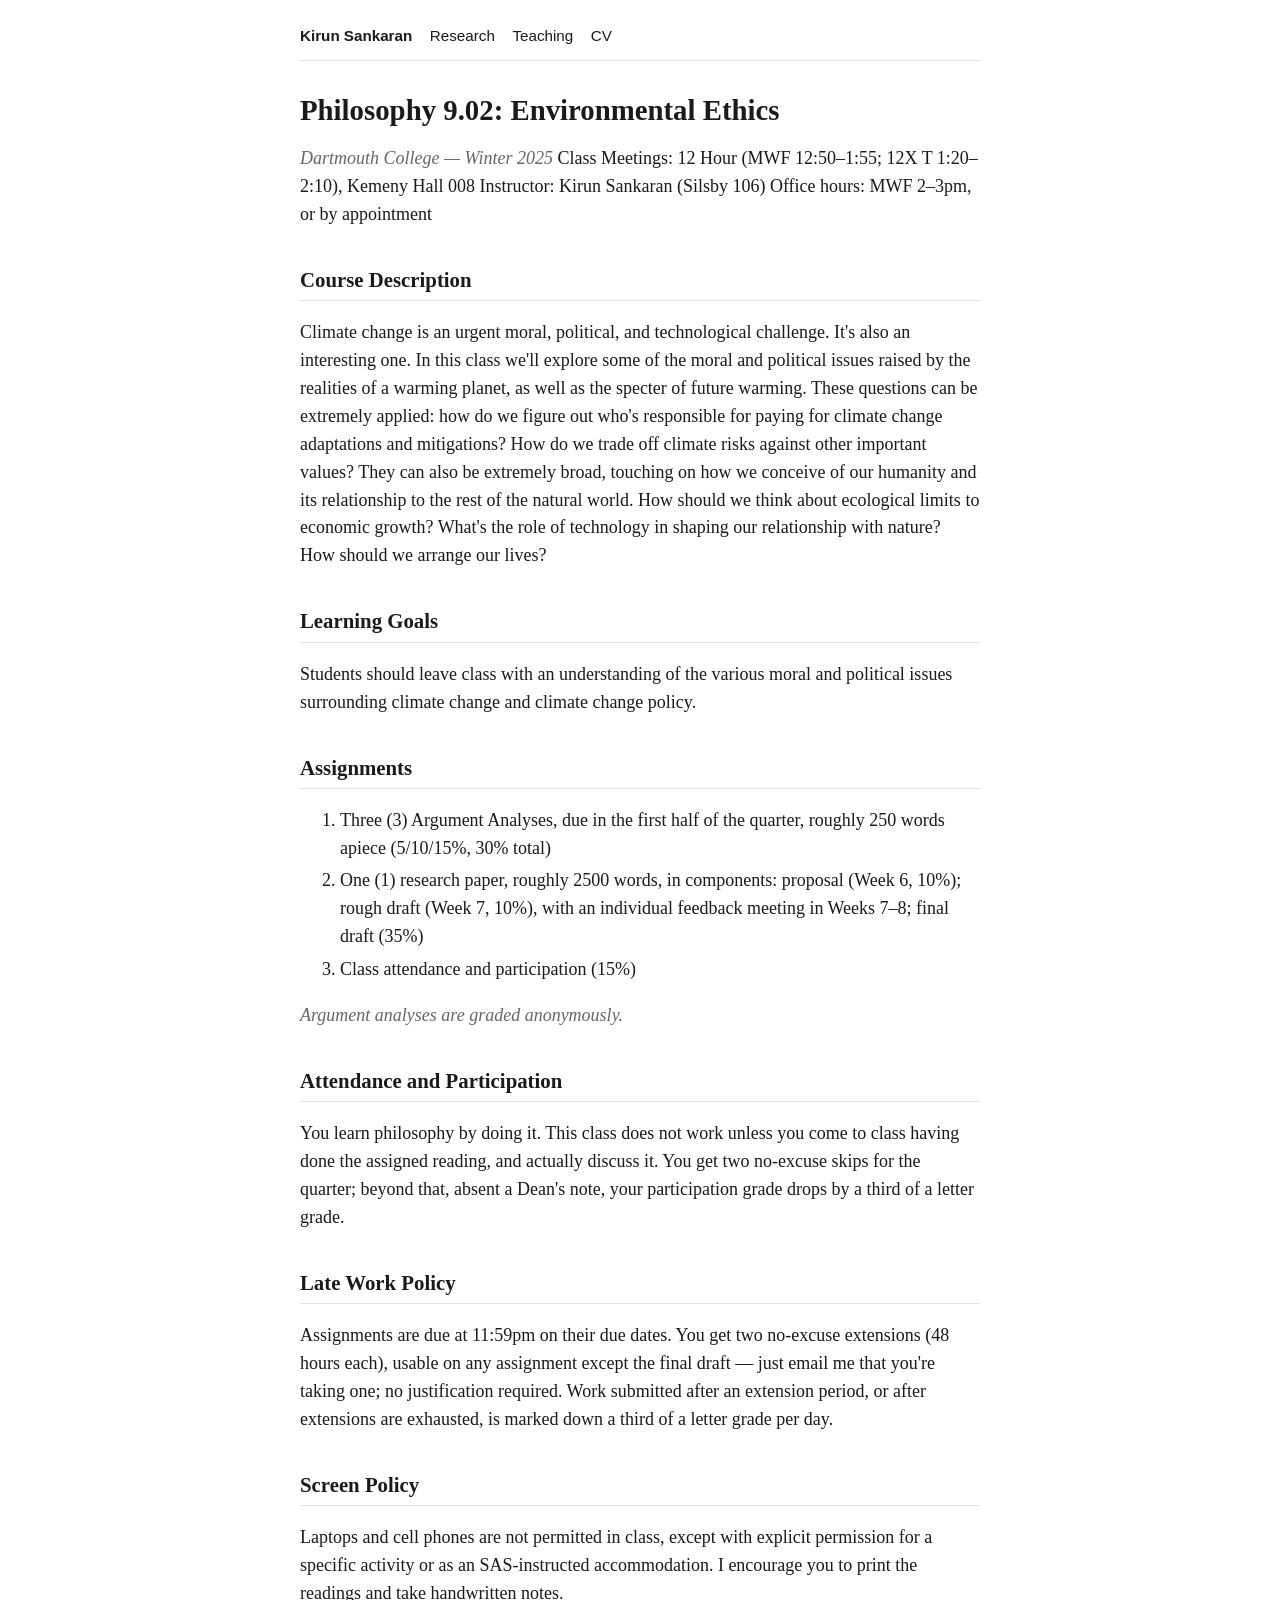
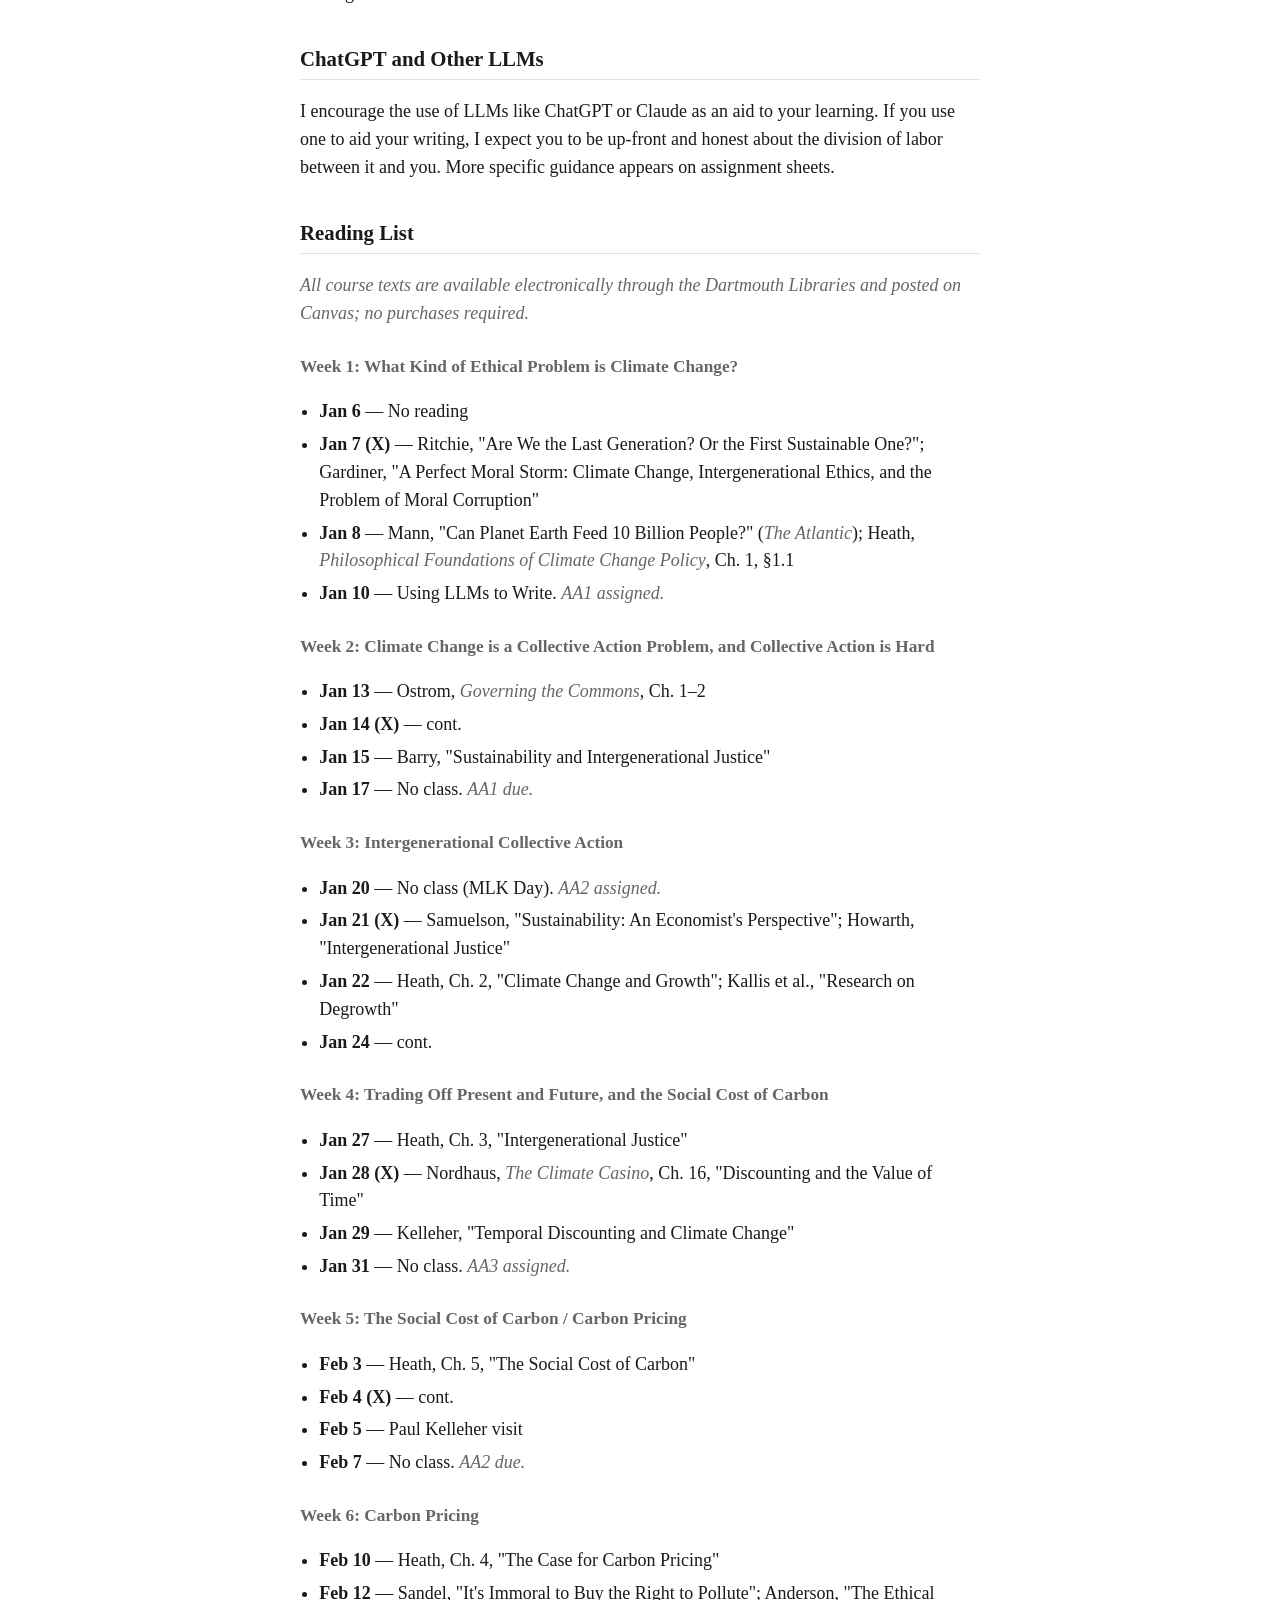
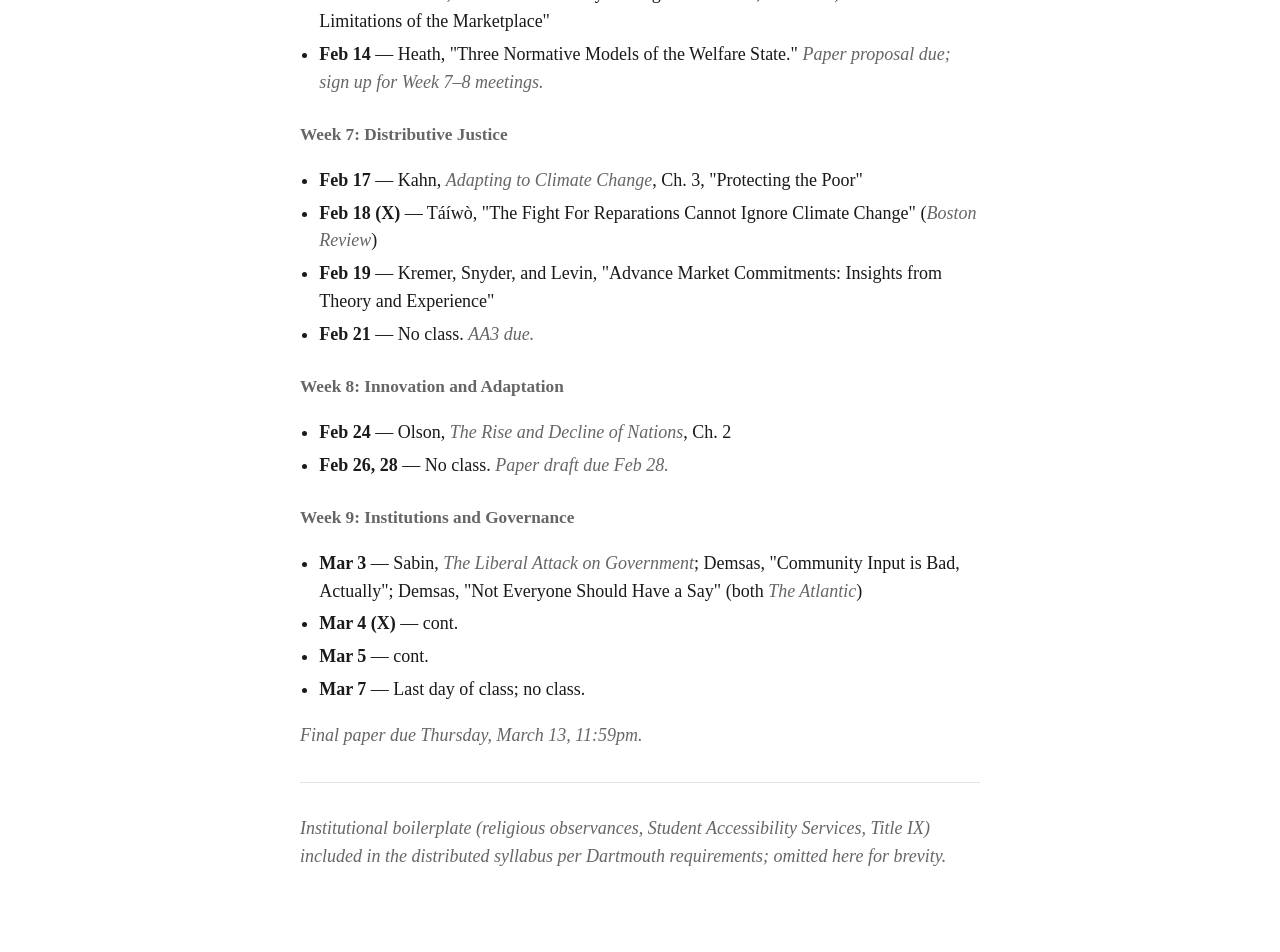
<file: syllabi/environmental-ethics.html>
<!DOCTYPE html>
<html xmlns="http://www.w3.org/1999/xhtml">
<head>
  <meta charset="utf-8" />
  <meta name="generator" content="pandoc 3.10" />
  <meta name="viewport" content="width=device-width, initial-scale=1.0, user-scalable=yes" />
  <title>Kirun Sankaran</title>
  <style>
    /* Default styles provided by pandoc.
    ** See https://pandoc.org/MANUAL.html#variables-for-html for config info.
    */
    span.smallcaps{font-variant: small-caps;}
    div.columns{display: flex; gap: 1.5em;}
    div.column{flex: auto;}
    @media screen {
    div.columns{gap: min(4vw, 1.5em);}
    div.column{overflow-x: auto;}
    }
    div.hanging-indent{margin-left: 1.5em; text-indent: -1.5em;}
    /* The extra [class] is a hack that increases specificity enough to
       override a similar rule in reveal.js */
    ul.task-list[class]{list-style: none;}
    ul.task-list li input[type="checkbox"] {
      font-size: inherit;
      width: 0.8em;
      margin: 0 0.8em 0.2em -1.6em;
      vertical-align: middle;
    }
    .display.math{display: block; text-align: center; margin: 0.5rem auto;}
  </style>
  <link rel="stylesheet" href="../style.css" />
</head>
<body>
<nav class="site"><a class="home" href="/">Kirun Sankaran</a><a href="/research.html">Research</a><a href="/teaching.html">Teaching</a><a href="/cv.html">CV</a></nav>
<h1 id="philosophy-902-environmental-ethics">Philosophy 9.02:
Environmental Ethics</h1>
<p><em>Dartmouth College — Winter 2025</em> Class Meetings: 12 Hour (MWF
12:50–1:55; 12X T 1:20–2:10), Kemeny Hall 008 Instructor: Kirun Sankaran
(Silsby 106) Office hours: MWF 2–3pm, or by appointment</p>
<h2 id="course-description">Course Description</h2>
<p>Climate change is an urgent moral, political, and technological
challenge. It's also an interesting one. In this class we'll explore
some of the moral and political issues raised by the realities of a
warming planet, as well as the specter of future warming. These
questions can be extremely applied: how do we figure out who's
responsible for paying for climate change adaptations and mitigations?
How do we trade off climate risks against other important values? They
can also be extremely broad, touching on how we conceive of our humanity
and its relationship to the rest of the natural world. How should we
think about ecological limits to economic growth? What's the role of
technology in shaping our relationship with nature? How should we
arrange our lives?</p>
<h2 id="learning-goals">Learning Goals</h2>
<p>Students should leave class with an understanding of the various
moral and political issues surrounding climate change and climate change
policy.</p>
<h2 id="assignments">Assignments</h2>
<ol type="1">
<li>Three (3) Argument Analyses, due in the first half of the quarter,
roughly 250 words apiece (5/10/15%, 30% total)</li>
<li>One (1) research paper, roughly 2500 words, in components: proposal
(Week 6, 10%); rough draft (Week 7, 10%), with an individual feedback
meeting in Weeks 7–8; final draft (35%)</li>
<li>Class attendance and participation (15%)</li>
</ol>
<p><em>Argument analyses are graded anonymously.</em></p>
<h2 id="attendance-and-participation">Attendance and Participation</h2>
<p>You learn philosophy by doing it. This class does not work unless you
come to class having done the assigned reading, and actually discuss it.
You get two no-excuse skips for the quarter; beyond that, absent a
Dean's note, your participation grade drops by a third of a letter
grade.</p>
<h2 id="late-work-policy">Late Work Policy</h2>
<p>Assignments are due at 11:59pm on their due dates. You get two
no-excuse extensions (48 hours each), usable on any assignment except
the final draft — just email me that you're taking one; no justification
required. Work submitted after an extension period, or after extensions
are exhausted, is marked down a third of a letter grade per day.</p>
<h2 id="screen-policy">Screen Policy</h2>
<p>Laptops and cell phones are not permitted in class, except with
explicit permission for a specific activity or as an SAS-instructed
accommodation. I encourage you to print the readings and take
handwritten notes.</p>
<h2 id="chatgpt-and-other-llms">ChatGPT and Other LLMs</h2>
<p>I encourage the use of LLMs like ChatGPT or Claude as an aid to your
learning. If you use one to aid your writing, I expect you to be
up-front and honest about the division of labor between it and you. More
specific guidance appears on assignment sheets.</p>
<h2 id="reading-list">Reading List</h2>
<p><em>All course texts are available electronically through the
Dartmouth Libraries and posted on Canvas; no purchases
required.</em></p>
<h3 id="week-1-what-kind-of-ethical-problem-is-climate-change">Week 1:
What Kind of Ethical Problem is Climate Change?</h3>
<ul>
<li><strong>Jan 6</strong> — No reading</li>
<li><strong>Jan 7 (X)</strong> — Ritchie, "Are We the Last Generation?
Or the First Sustainable One?"; Gardiner, "A Perfect Moral Storm:
Climate Change, Intergenerational Ethics, and the Problem of Moral
Corruption"</li>
<li><strong>Jan 8</strong> — Mann, "Can Planet Earth Feed 10 Billion
People?" (<em>The Atlantic</em>); Heath, <em>Philosophical Foundations
of Climate Change Policy</em>, Ch. 1, §1.1</li>
<li><strong>Jan 10</strong> — Using LLMs to Write. <em>AA1
assigned.</em></li>
</ul>
<h3
id="week-2-climate-change-is-a-collective-action-problem-and-collective-action-is-hard">Week
2: Climate Change is a Collective Action Problem, and Collective Action
is Hard</h3>
<ul>
<li><strong>Jan 13</strong> — Ostrom, <em>Governing the Commons</em>,
Ch. 1–2</li>
<li><strong>Jan 14 (X)</strong> — cont.</li>
<li><strong>Jan 15</strong> — Barry, "Sustainability and
Intergenerational Justice"</li>
<li><strong>Jan 17</strong> — No class. <em>AA1 due.</em></li>
</ul>
<h3 id="week-3-intergenerational-collective-action">Week 3:
Intergenerational Collective Action</h3>
<ul>
<li><strong>Jan 20</strong> — No class (MLK Day). <em>AA2
assigned.</em></li>
<li><strong>Jan 21 (X)</strong> — Samuelson, "Sustainability: An
Economist's Perspective"; Howarth, "Intergenerational Justice"</li>
<li><strong>Jan 22</strong> — Heath, Ch. 2, "Climate Change and Growth";
Kallis et al., "Research on Degrowth"</li>
<li><strong>Jan 24</strong> — cont.</li>
</ul>
<h3
id="week-4-trading-off-present-and-future-and-the-social-cost-of-carbon">Week
4: Trading Off Present and Future, and the Social Cost of Carbon</h3>
<ul>
<li><strong>Jan 27</strong> — Heath, Ch. 3, "Intergenerational
Justice"</li>
<li><strong>Jan 28 (X)</strong> — Nordhaus, <em>The Climate Casino</em>,
Ch. 16, "Discounting and the Value of Time"</li>
<li><strong>Jan 29</strong> — Kelleher, "Temporal Discounting and
Climate Change"</li>
<li><strong>Jan 31</strong> — No class. <em>AA3 assigned.</em></li>
</ul>
<h3 id="week-5-the-social-cost-of-carbon--carbon-pricing">Week 5: The
Social Cost of Carbon / Carbon Pricing</h3>
<ul>
<li><strong>Feb 3</strong> — Heath, Ch. 5, "The Social Cost of
Carbon"</li>
<li><strong>Feb 4 (X)</strong> — cont.</li>
<li><strong>Feb 5</strong> — Paul Kelleher visit</li>
<li><strong>Feb 7</strong> — No class. <em>AA2 due.</em></li>
</ul>
<h3 id="week-6-carbon-pricing">Week 6: Carbon Pricing</h3>
<ul>
<li><strong>Feb 10</strong> — Heath, Ch. 4, "The Case for Carbon
Pricing"</li>
<li><strong>Feb 12</strong> — Sandel, "It's Immoral to Buy the Right to
Pollute"; Anderson, "The Ethical Limitations of the Marketplace"</li>
<li><strong>Feb 14</strong> — Heath, "Three Normative Models of the
Welfare State." <em>Paper proposal due; sign up for Week 7–8
meetings.</em></li>
</ul>
<h3 id="week-7-distributive-justice">Week 7: Distributive Justice</h3>
<ul>
<li><strong>Feb 17</strong> — Kahn, <em>Adapting to Climate Change</em>,
Ch. 3, "Protecting the Poor"</li>
<li><strong>Feb 18 (X)</strong> — Táíwò, "The Fight For Reparations
Cannot Ignore Climate Change" (<em>Boston Review</em>)</li>
<li><strong>Feb 19</strong> — Kremer, Snyder, and Levin, "Advance Market
Commitments: Insights from Theory and Experience"</li>
<li><strong>Feb 21</strong> — No class. <em>AA3 due.</em></li>
</ul>
<h3 id="week-8-innovation-and-adaptation">Week 8: Innovation and
Adaptation</h3>
<ul>
<li><strong>Feb 24</strong> — Olson, <em>The Rise and Decline of
Nations</em>, Ch. 2</li>
<li><strong>Feb 26, 28</strong> — No class. <em>Paper draft due Feb
28.</em></li>
</ul>
<h3 id="week-9-institutions-and-governance">Week 9: Institutions and
Governance</h3>
<ul>
<li><strong>Mar 3</strong> — Sabin, <em>The Liberal Attack on
Government</em>; Demsas, "Community Input is Bad, Actually"; Demsas,
"Not Everyone Should Have a Say" (both <em>The Atlantic</em>)</li>
<li><strong>Mar 4 (X)</strong> — cont.</li>
<li><strong>Mar 5</strong> — cont.</li>
<li><strong>Mar 7</strong> — Last day of class; no class.</li>
</ul>
<p><em>Final paper due Thursday, March 13, 11:59pm.</em></p>
<hr />
<p><em>Institutional boilerplate (religious observances, Student
Accessibility Services, Title IX) included in the distributed syllabus
per Dartmouth requirements; omitted here for brevity.</em></p>
</body>
</html>
</file>
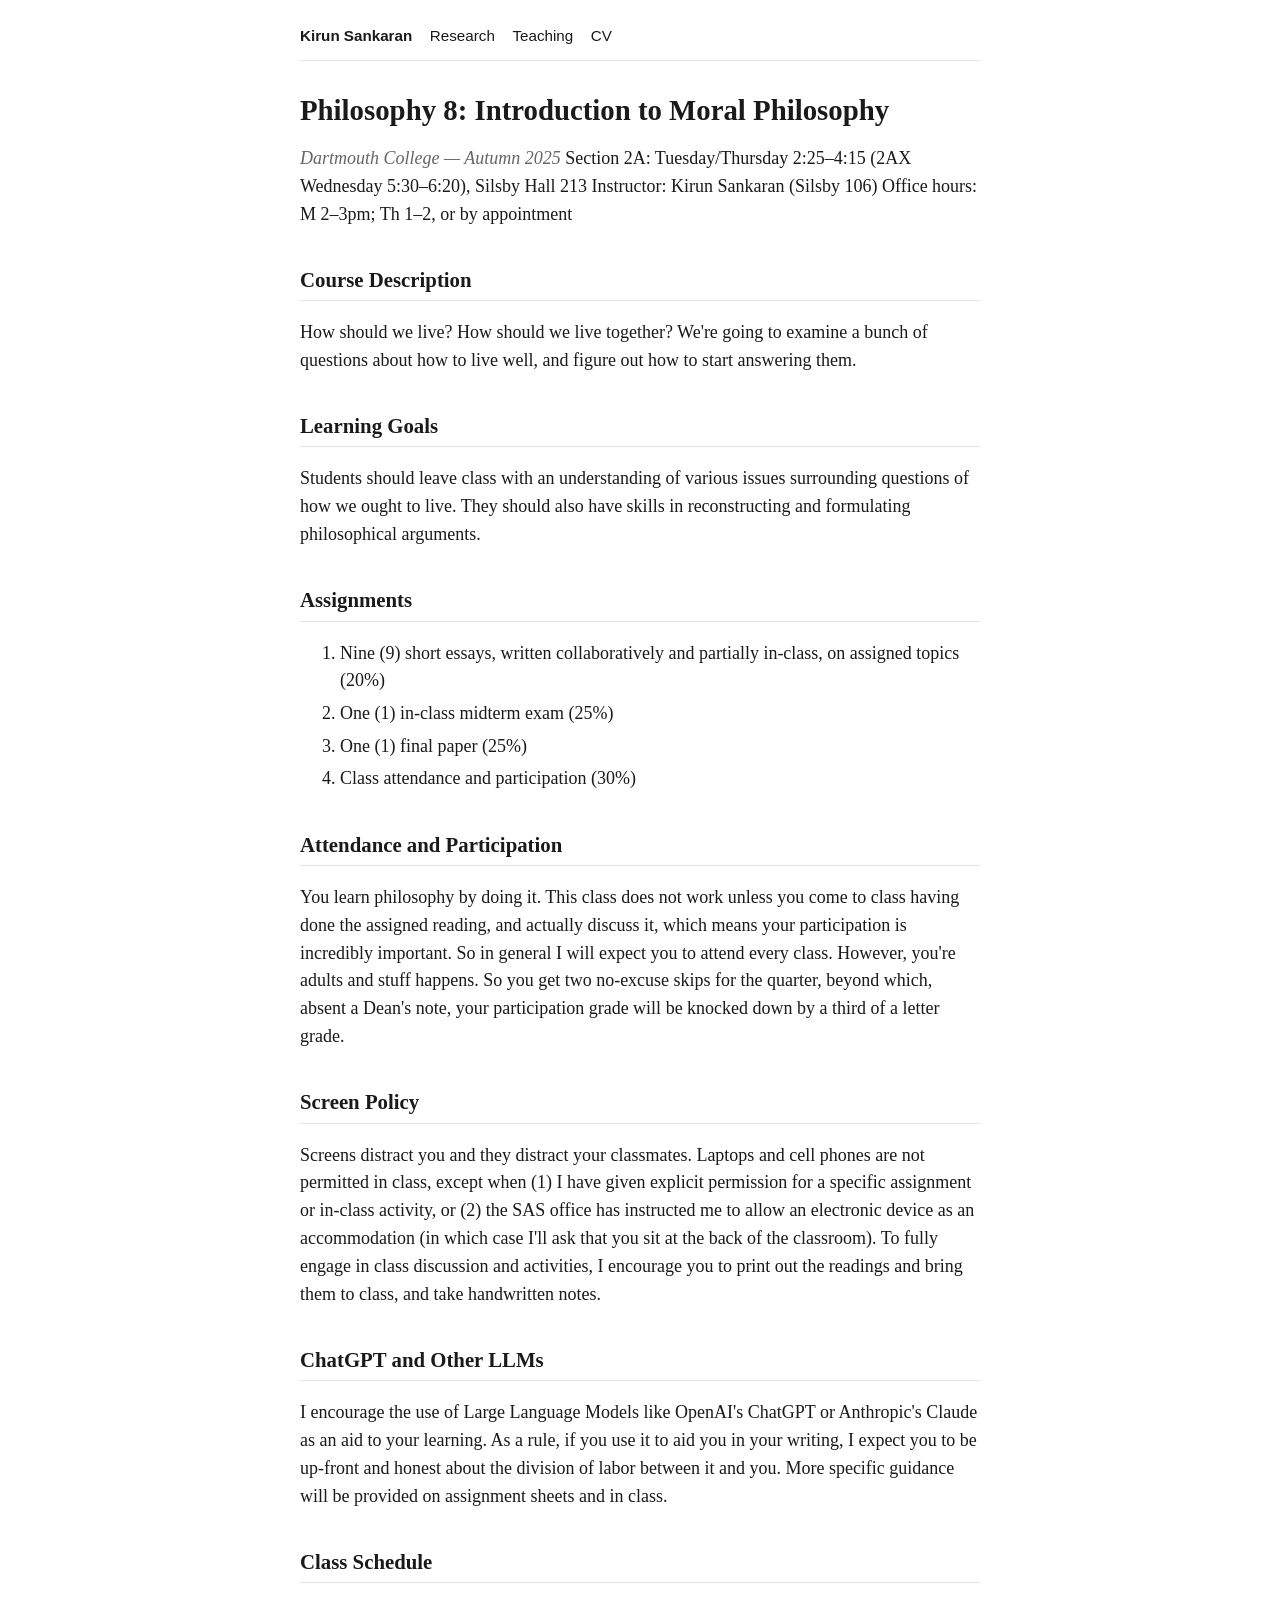
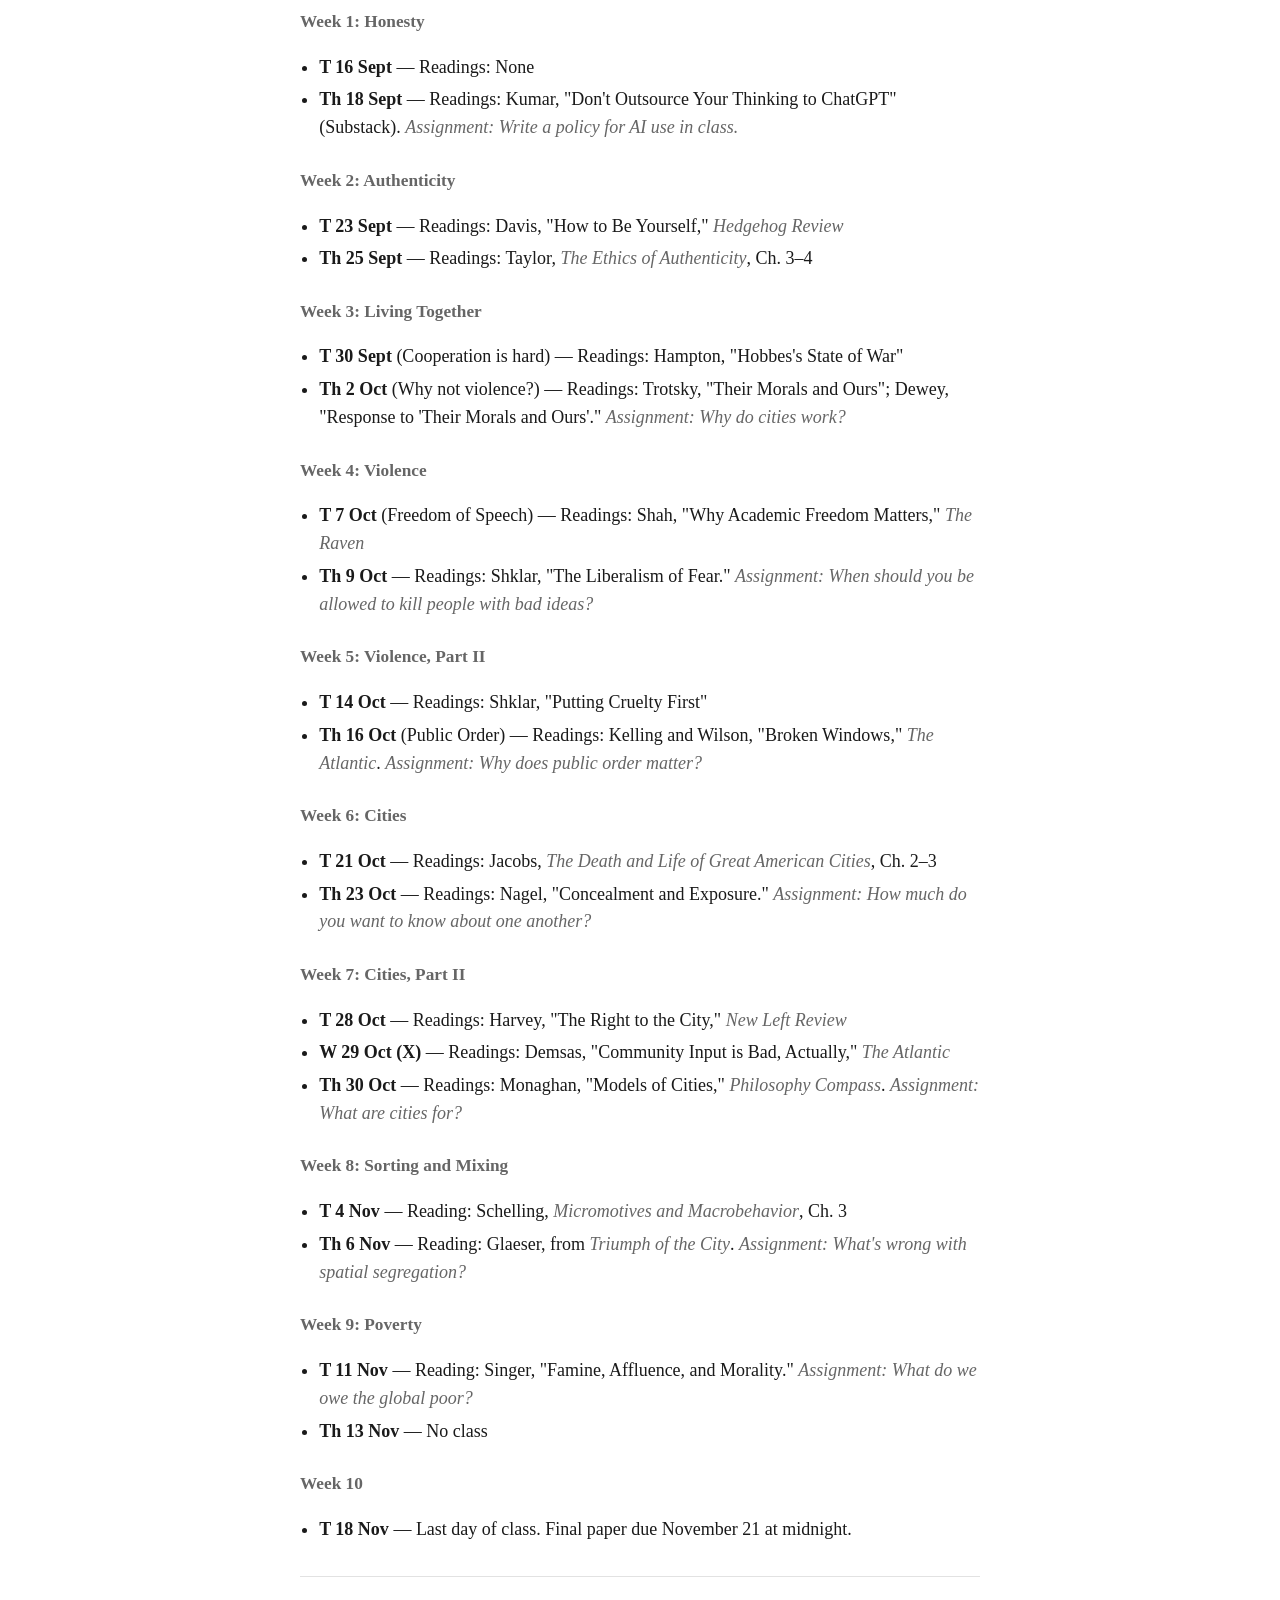
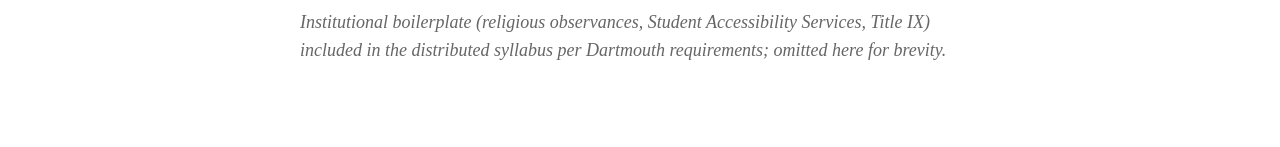
<file: syllabi/intro-moral-philosophy.html>
<!DOCTYPE html>
<html xmlns="http://www.w3.org/1999/xhtml">
<head>
  <meta charset="utf-8" />
  <meta name="generator" content="pandoc 3.10" />
  <meta name="viewport" content="width=device-width, initial-scale=1.0, user-scalable=yes" />
  <title>Kirun Sankaran</title>
  <style>
    /* Default styles provided by pandoc.
    ** See https://pandoc.org/MANUAL.html#variables-for-html for config info.
    */
    span.smallcaps{font-variant: small-caps;}
    div.columns{display: flex; gap: 1.5em;}
    div.column{flex: auto;}
    @media screen {
    div.columns{gap: min(4vw, 1.5em);}
    div.column{overflow-x: auto;}
    }
    div.hanging-indent{margin-left: 1.5em; text-indent: -1.5em;}
    /* The extra [class] is a hack that increases specificity enough to
       override a similar rule in reveal.js */
    ul.task-list[class]{list-style: none;}
    ul.task-list li input[type="checkbox"] {
      font-size: inherit;
      width: 0.8em;
      margin: 0 0.8em 0.2em -1.6em;
      vertical-align: middle;
    }
    .display.math{display: block; text-align: center; margin: 0.5rem auto;}
  </style>
  <link rel="stylesheet" href="../style.css" />
</head>
<body>
<nav class="site"><a class="home" href="/">Kirun Sankaran</a><a href="/research.html">Research</a><a href="/teaching.html">Teaching</a><a href="/cv.html">CV</a></nav>
<h1 id="philosophy-8-introduction-to-moral-philosophy">Philosophy 8:
Introduction to Moral Philosophy</h1>
<p><em>Dartmouth College — Autumn 2025</em> Section 2A: Tuesday/Thursday
2:25–4:15 (2AX Wednesday 5:30–6:20), Silsby Hall 213 Instructor: Kirun
Sankaran (Silsby 106) Office hours: M 2–3pm; Th 1–2, or by
appointment</p>
<h2 id="course-description">Course Description</h2>
<p>How should we live? How should we live together? We're going to
examine a bunch of questions about how to live well, and figure out how
to start answering them.</p>
<h2 id="learning-goals">Learning Goals</h2>
<p>Students should leave class with an understanding of various issues
surrounding questions of how we ought to live. They should also have
skills in reconstructing and formulating philosophical arguments.</p>
<h2 id="assignments">Assignments</h2>
<ol type="1">
<li>Nine (9) short essays, written collaboratively and partially
in-class, on assigned topics (20%)</li>
<li>One (1) in-class midterm exam (25%)</li>
<li>One (1) final paper (25%)</li>
<li>Class attendance and participation (30%)</li>
</ol>
<h2 id="attendance-and-participation">Attendance and Participation</h2>
<p>You learn philosophy by doing it. This class does not work unless you
come to class having done the assigned reading, and actually discuss it,
which means your participation is incredibly important. So in general I
will expect you to attend every class. However, you're adults and stuff
happens. So you get two no-excuse skips for the quarter, beyond which,
absent a Dean's note, your participation grade will be knocked down by a
third of a letter grade.</p>
<h2 id="screen-policy">Screen Policy</h2>
<p>Screens distract you and they distract your classmates. Laptops and
cell phones are not permitted in class, except when (1) I have given
explicit permission for a specific assignment or in-class activity, or
(2) the SAS office has instructed me to allow an electronic device as an
accommodation (in which case I'll ask that you sit at the back of the
classroom). To fully engage in class discussion and activities, I
encourage you to print out the readings and bring them to class, and
take handwritten notes.</p>
<h2 id="chatgpt-and-other-llms">ChatGPT and Other LLMs</h2>
<p>I encourage the use of Large Language Models like OpenAI's ChatGPT or
Anthropic's Claude as an aid to your learning. As a rule, if you use it
to aid you in your writing, I expect you to be up-front and honest about
the division of labor between it and you. More specific guidance will be
provided on assignment sheets and in class.</p>
<h2 id="class-schedule">Class Schedule</h2>
<h3 id="week-1-honesty">Week 1: Honesty</h3>
<ul>
<li><strong>T 16 Sept</strong> — Readings: None</li>
<li><strong>Th 18 Sept</strong> — Readings: Kumar, "Don't Outsource Your
Thinking to ChatGPT" (Substack). <em>Assignment: Write a policy for AI
use in class.</em></li>
</ul>
<h3 id="week-2-authenticity">Week 2: Authenticity</h3>
<ul>
<li><strong>T 23 Sept</strong> — Readings: Davis, "How to Be Yourself,"
<em>Hedgehog Review</em></li>
<li><strong>Th 25 Sept</strong> — Readings: Taylor, <em>The Ethics of
Authenticity</em>, Ch. 3–4</li>
</ul>
<h3 id="week-3-living-together">Week 3: Living Together</h3>
<ul>
<li><strong>T 30 Sept</strong> (Cooperation is hard) — Readings:
Hampton, "Hobbes's State of War"</li>
<li><strong>Th 2 Oct</strong> (Why not violence?) — Readings: Trotsky,
"Their Morals and Ours"; Dewey, "Response to 'Their Morals and Ours'."
<em>Assignment: Why do cities work?</em></li>
</ul>
<h3 id="week-4-violence">Week 4: Violence</h3>
<ul>
<li><strong>T 7 Oct</strong> (Freedom of Speech) — Readings: Shah, "Why
Academic Freedom Matters," <em>The Raven</em></li>
<li><strong>Th 9 Oct</strong> — Readings: Shklar, "The Liberalism of
Fear." <em>Assignment: When should you be allowed to kill people with
bad ideas?</em></li>
</ul>
<h3 id="week-5-violence-part-ii">Week 5: Violence, Part II</h3>
<ul>
<li><strong>T 14 Oct</strong> — Readings: Shklar, "Putting Cruelty
First"</li>
<li><strong>Th 16 Oct</strong> (Public Order) — Readings: Kelling and
Wilson, "Broken Windows," <em>The Atlantic</em>. <em>Assignment: Why
does public order matter?</em></li>
</ul>
<h3 id="week-6-cities">Week 6: Cities</h3>
<ul>
<li><strong>T 21 Oct</strong> — Readings: Jacobs, <em>The Death and Life
of Great American Cities</em>, Ch. 2–3</li>
<li><strong>Th 23 Oct</strong> — Readings: Nagel, "Concealment and
Exposure." <em>Assignment: How much do you want to know about one
another?</em></li>
</ul>
<h3 id="week-7-cities-part-ii">Week 7: Cities, Part II</h3>
<ul>
<li><strong>T 28 Oct</strong> — Readings: Harvey, "The Right to the
City," <em>New Left Review</em></li>
<li><strong>W 29 Oct (X)</strong> — Readings: Demsas, "Community Input
is Bad, Actually," <em>The Atlantic</em></li>
<li><strong>Th 30 Oct</strong> — Readings: Monaghan, "Models of Cities,"
<em>Philosophy Compass</em>. <em>Assignment: What are cities
for?</em></li>
</ul>
<h3 id="week-8-sorting-and-mixing">Week 8: Sorting and Mixing</h3>
<ul>
<li><strong>T 4 Nov</strong> — Reading: Schelling, <em>Micromotives and
Macrobehavior</em>, Ch. 3</li>
<li><strong>Th 6 Nov</strong> — Reading: Glaeser, from <em>Triumph of
the City</em>. <em>Assignment: What's wrong with spatial
segregation?</em></li>
</ul>
<h3 id="week-9-poverty">Week 9: Poverty</h3>
<ul>
<li><strong>T 11 Nov</strong> — Reading: Singer, "Famine, Affluence, and
Morality." <em>Assignment: What do we owe the global poor?</em></li>
<li><strong>Th 13 Nov</strong> — No class</li>
</ul>
<h3 id="week-10">Week 10</h3>
<ul>
<li><strong>T 18 Nov</strong> — Last day of class. Final paper due
November 21 at midnight.</li>
</ul>
<hr />
<p><em>Institutional boilerplate (religious observances, Student
Accessibility Services, Title IX) included in the distributed syllabus
per Dartmouth requirements; omitted here for brevity.</em></p>
</body>
</html>
</file>
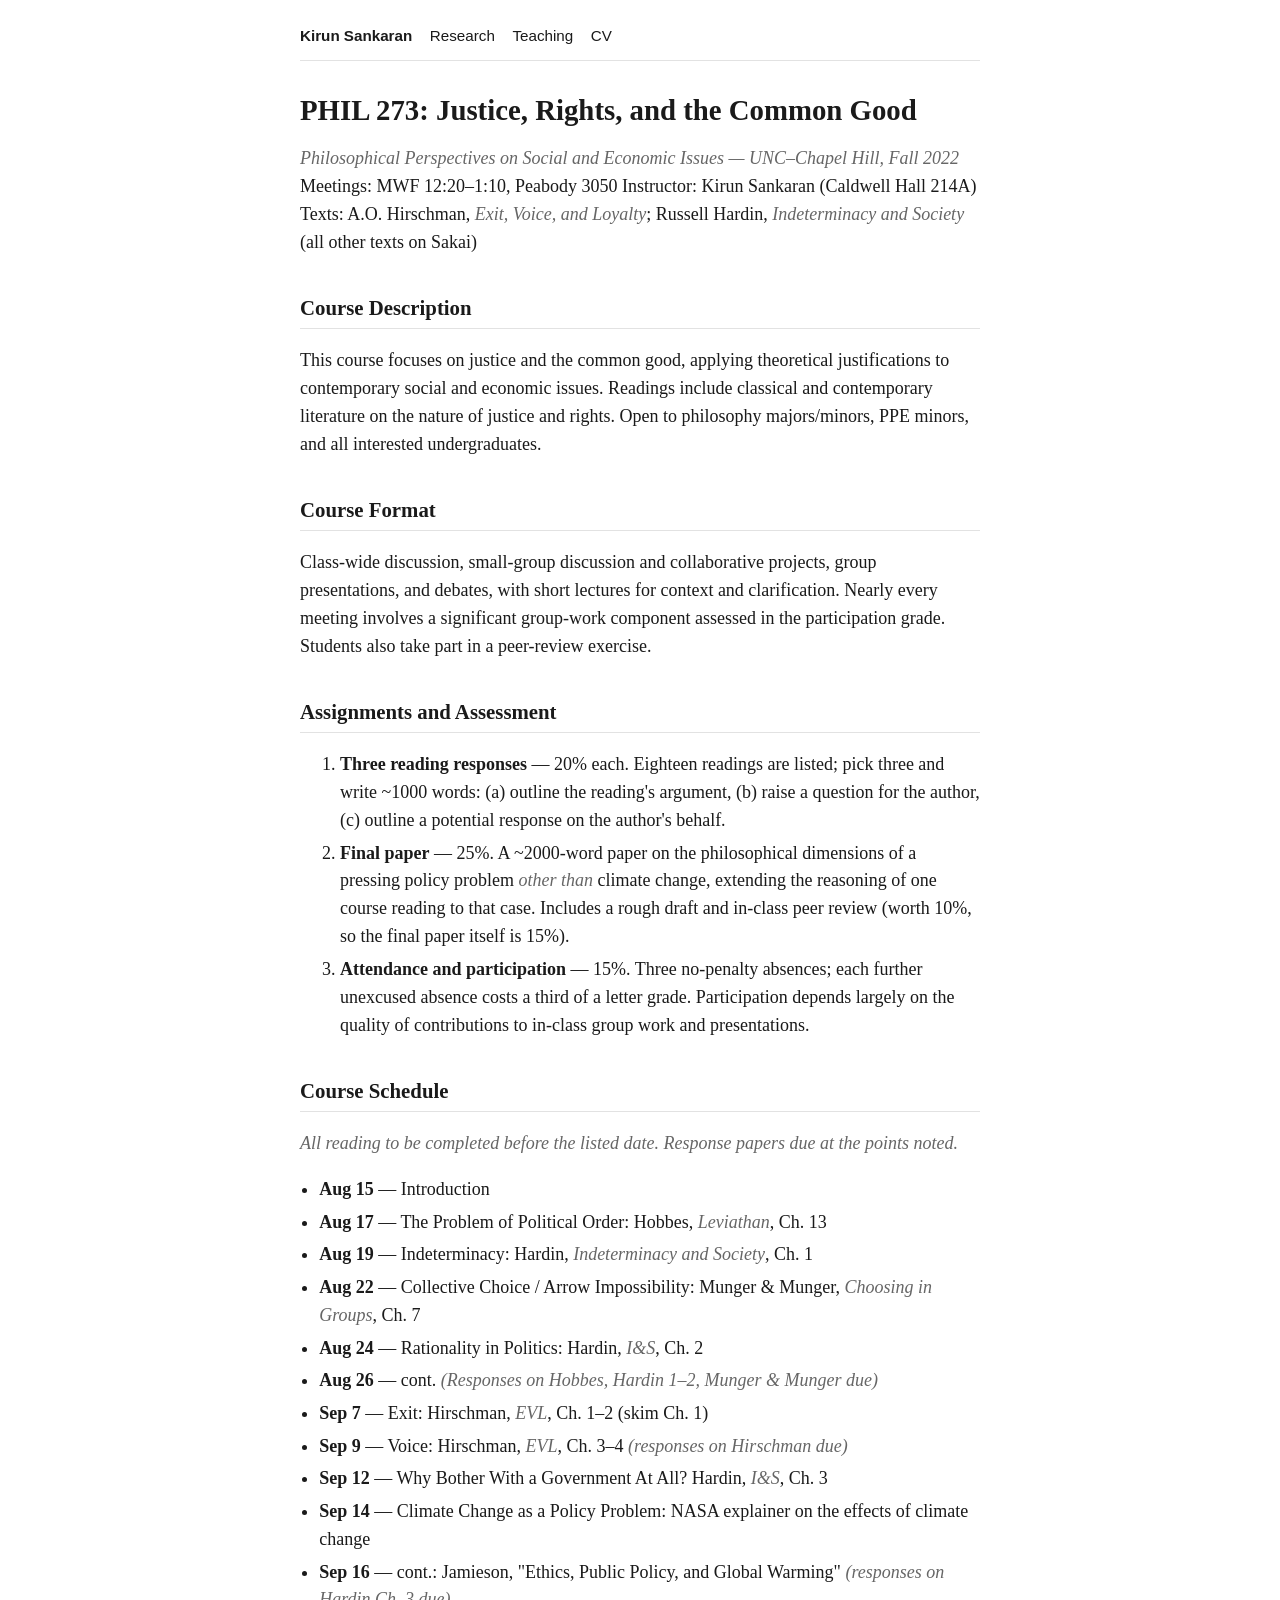
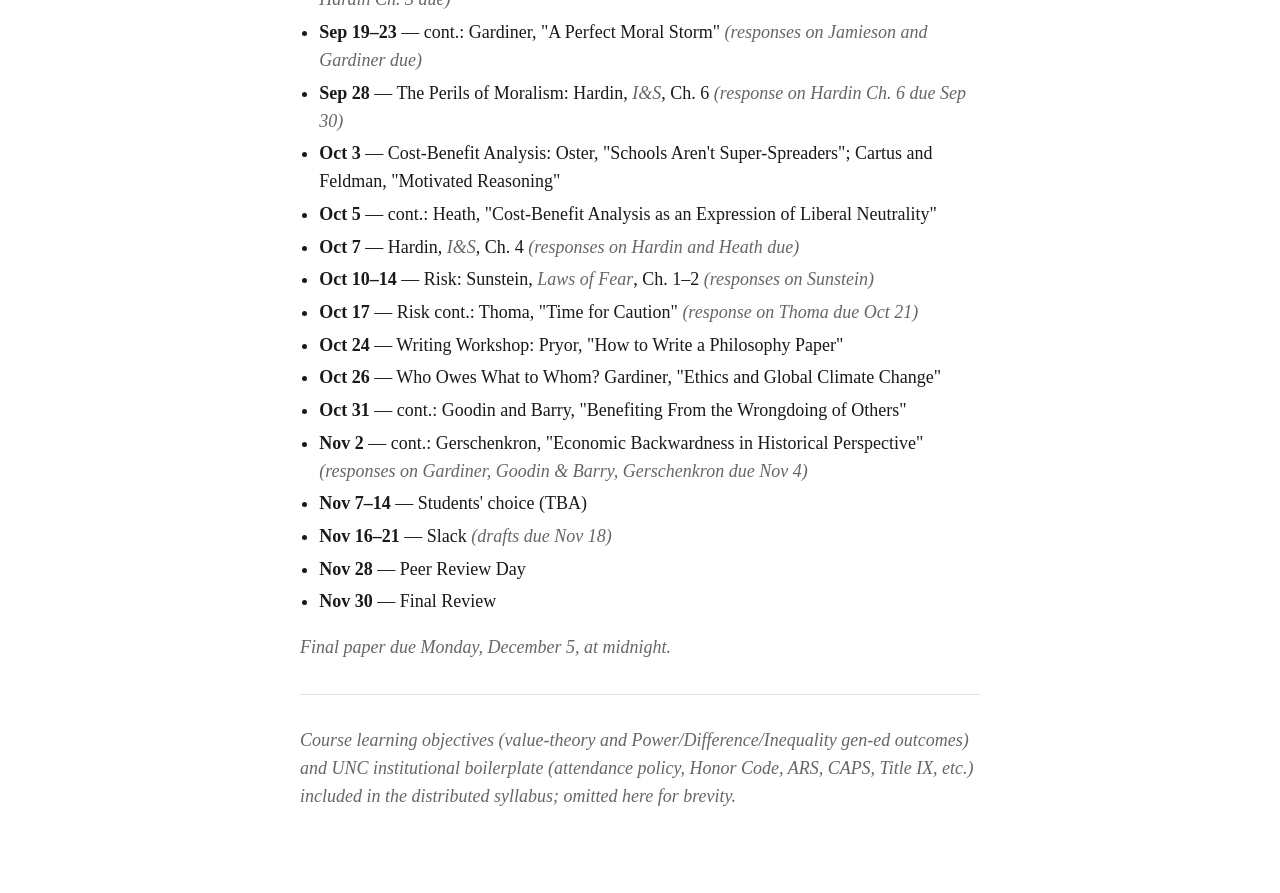
<file: syllabi/justice-rights-common-good.html>
<!DOCTYPE html>
<html xmlns="http://www.w3.org/1999/xhtml">
<head>
  <meta charset="utf-8" />
  <meta name="generator" content="pandoc 3.10" />
  <meta name="viewport" content="width=device-width, initial-scale=1.0, user-scalable=yes" />
  <title>Kirun Sankaran</title>
  <style>
    /* Default styles provided by pandoc.
    ** See https://pandoc.org/MANUAL.html#variables-for-html for config info.
    */
    span.smallcaps{font-variant: small-caps;}
    div.columns{display: flex; gap: 1.5em;}
    div.column{flex: auto;}
    @media screen {
    div.columns{gap: min(4vw, 1.5em);}
    div.column{overflow-x: auto;}
    }
    div.hanging-indent{margin-left: 1.5em; text-indent: -1.5em;}
    /* The extra [class] is a hack that increases specificity enough to
       override a similar rule in reveal.js */
    ul.task-list[class]{list-style: none;}
    ul.task-list li input[type="checkbox"] {
      font-size: inherit;
      width: 0.8em;
      margin: 0 0.8em 0.2em -1.6em;
      vertical-align: middle;
    }
    .display.math{display: block; text-align: center; margin: 0.5rem auto;}
  </style>
  <link rel="stylesheet" href="../style.css" />
</head>
<body>
<nav class="site"><a class="home" href="/">Kirun Sankaran</a><a href="/research.html">Research</a><a href="/teaching.html">Teaching</a><a href="/cv.html">CV</a></nav>
<h1 id="phil-273-justice-rights-and-the-common-good">PHIL 273: Justice,
Rights, and the Common Good</h1>
<p><em>Philosophical Perspectives on Social and Economic Issues —
UNC–Chapel Hill, Fall 2022</em> Meetings: MWF 12:20–1:10, Peabody 3050
Instructor: Kirun Sankaran (Caldwell Hall 214A) Texts: A.O. Hirschman,
<em>Exit, Voice, and Loyalty</em>; Russell Hardin, <em>Indeterminacy and
Society</em> (all other texts on Sakai)</p>
<h2 id="course-description">Course Description</h2>
<p>This course focuses on justice and the common good, applying
theoretical justifications to contemporary social and economic issues.
Readings include classical and contemporary literature on the nature of
justice and rights. Open to philosophy majors/minors, PPE minors, and
all interested undergraduates.</p>
<h2 id="course-format">Course Format</h2>
<p>Class-wide discussion, small-group discussion and collaborative
projects, group presentations, and debates, with short lectures for
context and clarification. Nearly every meeting involves a significant
group-work component assessed in the participation grade. Students also
take part in a peer-review exercise.</p>
<h2 id="assignments-and-assessment">Assignments and Assessment</h2>
<ol type="1">
<li><strong>Three reading responses</strong> — 20% each. Eighteen
readings are listed; pick three and write ~1000 words: (a) outline the
reading's argument, (b) raise a question for the author, (c) outline a
potential response on the author's behalf.</li>
<li><strong>Final paper</strong> — 25%. A ~2000-word paper on the
philosophical dimensions of a pressing policy problem <em>other
than</em> climate change, extending the reasoning of one course reading
to that case. Includes a rough draft and in-class peer review (worth
10%, so the final paper itself is 15%).</li>
<li><strong>Attendance and participation</strong> — 15%. Three
no-penalty absences; each further unexcused absence costs a third of a
letter grade. Participation depends largely on the quality of
contributions to in-class group work and presentations.</li>
</ol>
<h2 id="course-schedule">Course Schedule</h2>
<p><em>All reading to be completed before the listed date. Response
papers due at the points noted.</em></p>
<ul>
<li><strong>Aug 15</strong> — Introduction</li>
<li><strong>Aug 17</strong> — The Problem of Political Order: Hobbes,
<em>Leviathan</em>, Ch. 13</li>
<li><strong>Aug 19</strong> — Indeterminacy: Hardin, <em>Indeterminacy
and Society</em>, Ch. 1</li>
<li><strong>Aug 22</strong> — Collective Choice / Arrow Impossibility:
Munger &amp; Munger, <em>Choosing in Groups</em>, Ch. 7</li>
<li><strong>Aug 24</strong> — Rationality in Politics: Hardin,
<em>I&amp;S</em>, Ch. 2</li>
<li><strong>Aug 26</strong> — cont. <em>(Responses on Hobbes, Hardin
1–2, Munger &amp; Munger due)</em></li>
<li><strong>Sep 7</strong> — Exit: Hirschman, <em>EVL</em>, Ch. 1–2
(skim Ch. 1)</li>
<li><strong>Sep 9</strong> — Voice: Hirschman, <em>EVL</em>, Ch. 3–4
<em>(responses on Hirschman due)</em></li>
<li><strong>Sep 12</strong> — Why Bother With a Government At All?
Hardin, <em>I&amp;S</em>, Ch. 3</li>
<li><strong>Sep 14</strong> — Climate Change as a Policy Problem: NASA
explainer on the effects of climate change</li>
<li><strong>Sep 16</strong> — cont.: Jamieson, "Ethics, Public Policy,
and Global Warming" <em>(responses on Hardin Ch. 3 due)</em></li>
<li><strong>Sep 19–23</strong> — cont.: Gardiner, "A Perfect Moral
Storm" <em>(responses on Jamieson and Gardiner due)</em></li>
<li><strong>Sep 28</strong> — The Perils of Moralism: Hardin,
<em>I&amp;S</em>, Ch. 6 <em>(response on Hardin Ch. 6 due Sep
30)</em></li>
<li><strong>Oct 3</strong> — Cost-Benefit Analysis: Oster, "Schools
Aren't Super-Spreaders"; Cartus and Feldman, "Motivated Reasoning"</li>
<li><strong>Oct 5</strong> — cont.: Heath, "Cost-Benefit Analysis as an
Expression of Liberal Neutrality"</li>
<li><strong>Oct 7</strong> — Hardin, <em>I&amp;S</em>, Ch. 4
<em>(responses on Hardin and Heath due)</em></li>
<li><strong>Oct 10–14</strong> — Risk: Sunstein, <em>Laws of Fear</em>,
Ch. 1–2 <em>(responses on Sunstein)</em></li>
<li><strong>Oct 17</strong> — Risk cont.: Thoma, "Time for Caution"
<em>(response on Thoma due Oct 21)</em></li>
<li><strong>Oct 24</strong> — Writing Workshop: Pryor, "How to Write a
Philosophy Paper"</li>
<li><strong>Oct 26</strong> — Who Owes What to Whom? Gardiner, "Ethics
and Global Climate Change"</li>
<li><strong>Oct 31</strong> — cont.: Goodin and Barry, "Benefiting From
the Wrongdoing of Others"</li>
<li><strong>Nov 2</strong> — cont.: Gerschenkron, "Economic Backwardness
in Historical Perspective" <em>(responses on Gardiner, Goodin &amp;
Barry, Gerschenkron due Nov 4)</em></li>
<li><strong>Nov 7–14</strong> — Students' choice (TBA)</li>
<li><strong>Nov 16–21</strong> — Slack <em>(drafts due Nov 18)</em></li>
<li><strong>Nov 28</strong> — Peer Review Day</li>
<li><strong>Nov 30</strong> — Final Review</li>
</ul>
<p><em>Final paper due Monday, December 5, at midnight.</em></p>
<hr />
<p><em>Course learning objectives (value-theory and
Power/Difference/Inequality gen-ed outcomes) and UNC institutional
boilerplate (attendance policy, Honor Code, ARS, CAPS, Title IX, etc.)
included in the distributed syllabus; omitted here for brevity.</em></p>
</body>
</html>
</file>
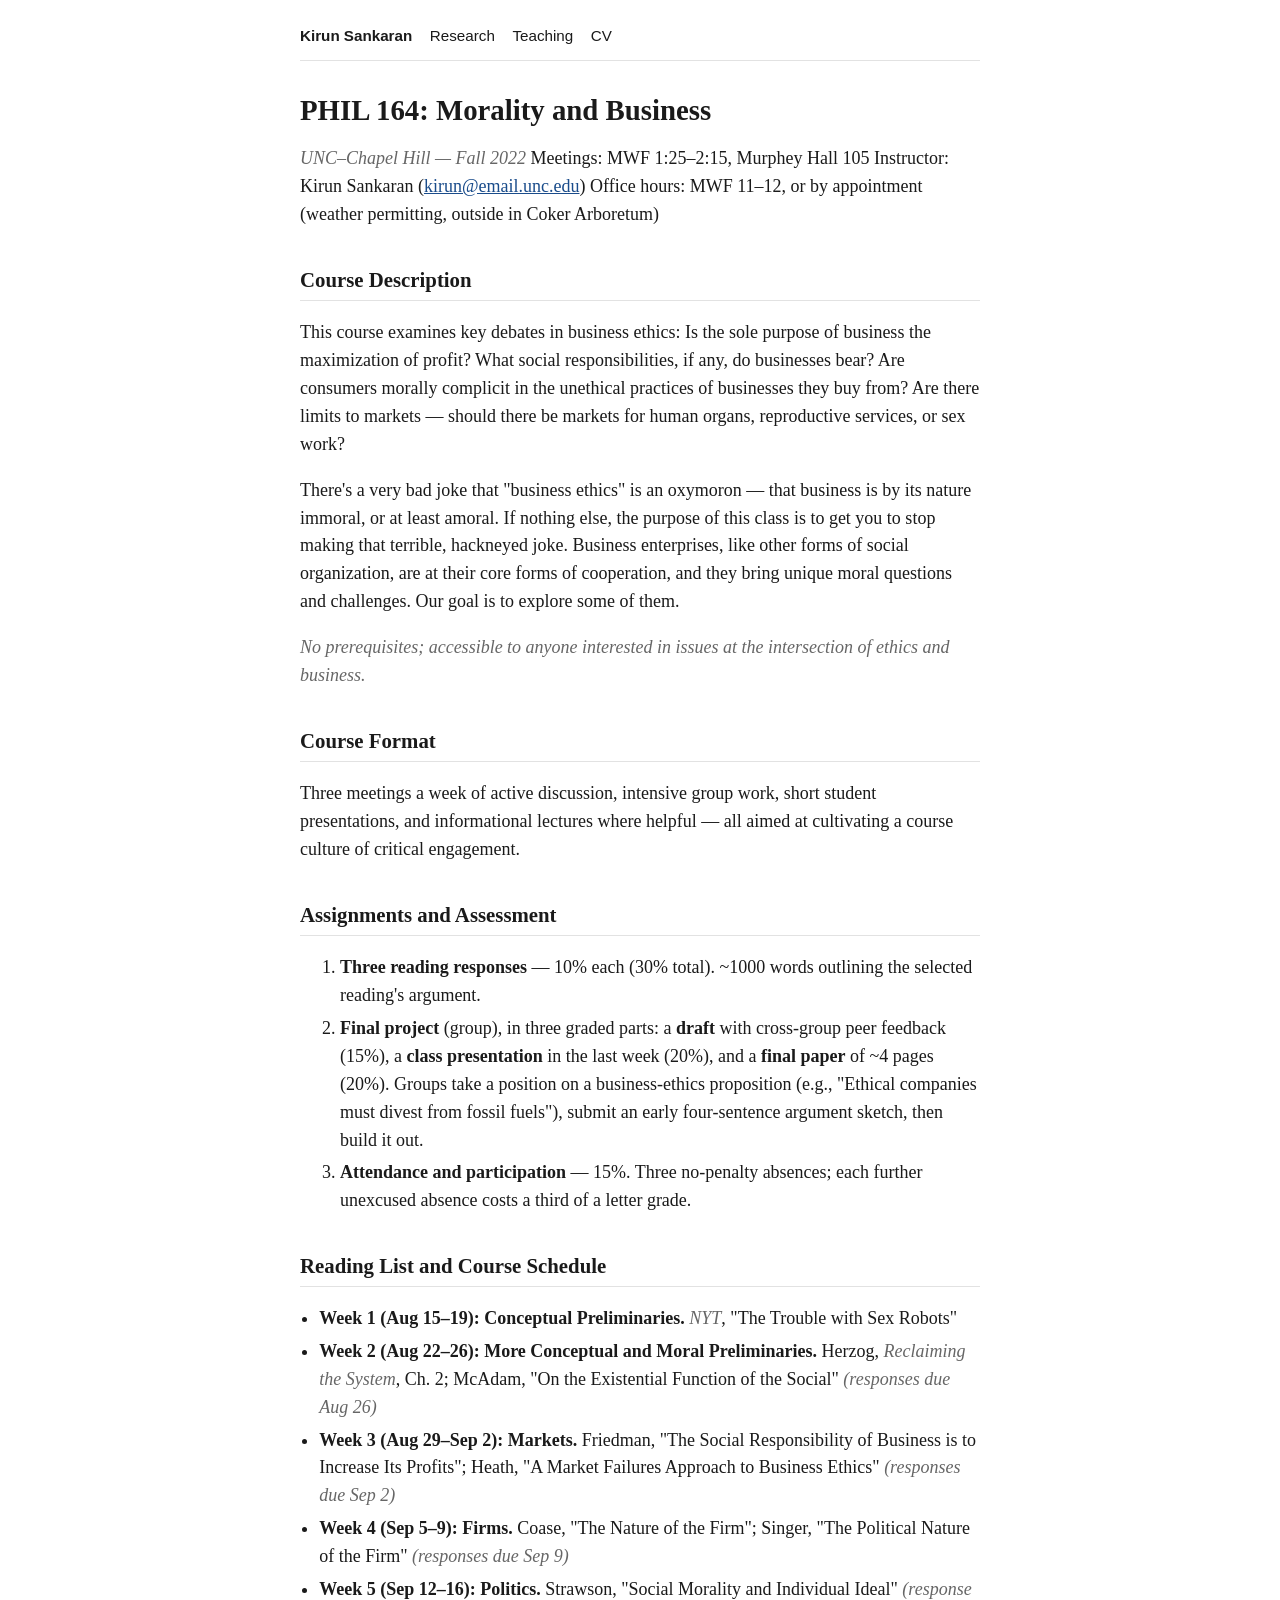
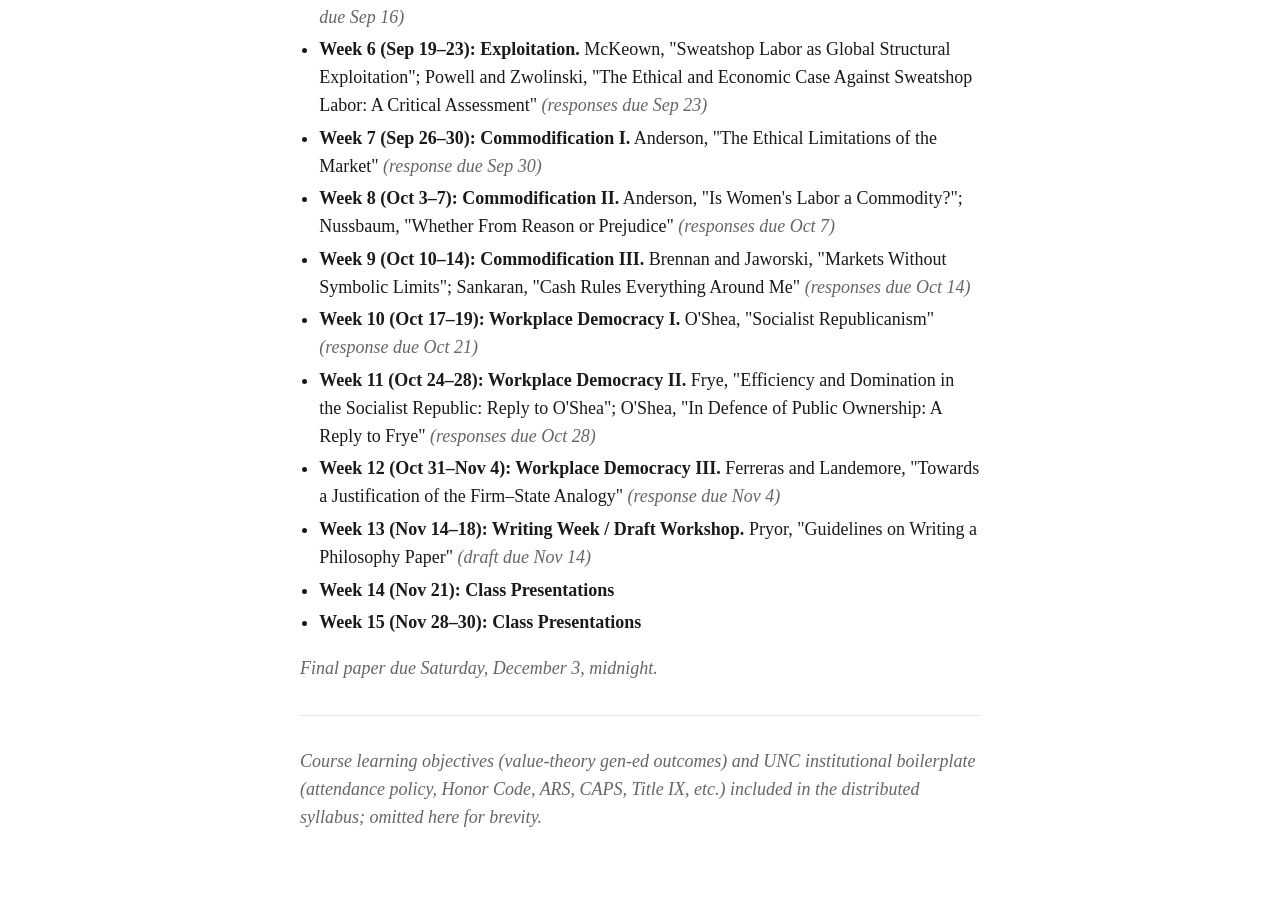
<file: syllabi/morality-and-business.html>
<!DOCTYPE html>
<html xmlns="http://www.w3.org/1999/xhtml">
<head>
  <meta charset="utf-8" />
  <meta name="generator" content="pandoc 3.10" />
  <meta name="viewport" content="width=device-width, initial-scale=1.0, user-scalable=yes" />
  <title>Kirun Sankaran</title>
  <style>
    /* Default styles provided by pandoc.
    ** See https://pandoc.org/MANUAL.html#variables-for-html for config info.
    */
    span.smallcaps{font-variant: small-caps;}
    div.columns{display: flex; gap: 1.5em;}
    div.column{flex: auto;}
    @media screen {
    div.columns{gap: min(4vw, 1.5em);}
    div.column{overflow-x: auto;}
    }
    div.hanging-indent{margin-left: 1.5em; text-indent: -1.5em;}
    /* The extra [class] is a hack that increases specificity enough to
       override a similar rule in reveal.js */
    ul.task-list[class]{list-style: none;}
    ul.task-list li input[type="checkbox"] {
      font-size: inherit;
      width: 0.8em;
      margin: 0 0.8em 0.2em -1.6em;
      vertical-align: middle;
    }
    .display.math{display: block; text-align: center; margin: 0.5rem auto;}
  </style>
  <link rel="stylesheet" href="../style.css" />
</head>
<body>
<nav class="site"><a class="home" href="/">Kirun Sankaran</a><a href="/research.html">Research</a><a href="/teaching.html">Teaching</a><a href="/cv.html">CV</a></nav>
<h1 id="phil-164-morality-and-business">PHIL 164: Morality and
Business</h1>
<p><em>UNC–Chapel Hill — Fall 2022</em> Meetings: MWF 1:25–2:15, Murphey
Hall 105 Instructor: Kirun Sankaran (<a
href="mailto:kirun@email.unc.edu">kirun@email.unc.edu</a>) Office hours:
MWF 11–12, or by appointment (weather permitting, outside in Coker
Arboretum)</p>
<h2 id="course-description">Course Description</h2>
<p>This course examines key debates in business ethics: Is the sole
purpose of business the maximization of profit? What social
responsibilities, if any, do businesses bear? Are consumers morally
complicit in the unethical practices of businesses they buy from? Are
there limits to markets — should there be markets for human organs,
reproductive services, or sex work?</p>
<p>There's a very bad joke that "business ethics" is an oxymoron — that
business is by its nature immoral, or at least amoral. If nothing else,
the purpose of this class is to get you to stop making that terrible,
hackneyed joke. Business enterprises, like other forms of social
organization, are at their core forms of cooperation, and they bring
unique moral questions and challenges. Our goal is to explore some of
them.</p>
<p><em>No prerequisites; accessible to anyone interested in issues at
the intersection of ethics and business.</em></p>
<h2 id="course-format">Course Format</h2>
<p>Three meetings a week of active discussion, intensive group work,
short student presentations, and informational lectures where helpful —
all aimed at cultivating a course culture of critical engagement.</p>
<h2 id="assignments-and-assessment">Assignments and Assessment</h2>
<ol type="1">
<li><strong>Three reading responses</strong> — 10% each (30% total).
~1000 words outlining the selected reading's argument.</li>
<li><strong>Final project</strong> (group), in three graded parts: a
<strong>draft</strong> with cross-group peer feedback (15%), a
<strong>class presentation</strong> in the last week (20%), and a
<strong>final paper</strong> of ~4 pages (20%). Groups take a position
on a business-ethics proposition (e.g., "Ethical companies must divest
from fossil fuels"), submit an early four-sentence argument sketch, then
build it out.</li>
<li><strong>Attendance and participation</strong> — 15%. Three
no-penalty absences; each further unexcused absence costs a third of a
letter grade.</li>
</ol>
<h2 id="reading-list-and-course-schedule">Reading List and Course
Schedule</h2>
<ul>
<li><strong>Week 1 (Aug 15–19): Conceptual Preliminaries.</strong>
<em>NYT</em>, "The Trouble with Sex Robots"</li>
<li><strong>Week 2 (Aug 22–26): More Conceptual and Moral
Preliminaries.</strong> Herzog, <em>Reclaiming the System</em>, Ch. 2;
McAdam, "On the Existential Function of the Social" <em>(responses due
Aug 26)</em></li>
<li><strong>Week 3 (Aug 29–Sep 2): Markets.</strong> Friedman, "The
Social Responsibility of Business is to Increase Its Profits"; Heath, "A
Market Failures Approach to Business Ethics" <em>(responses due Sep
2)</em></li>
<li><strong>Week 4 (Sep 5–9): Firms.</strong> Coase, "The Nature of the
Firm"; Singer, "The Political Nature of the Firm" <em>(responses due Sep
9)</em></li>
<li><strong>Week 5 (Sep 12–16): Politics.</strong> Strawson, "Social
Morality and Individual Ideal" <em>(response due Sep 16)</em></li>
<li><strong>Week 6 (Sep 19–23): Exploitation.</strong> McKeown,
"Sweatshop Labor as Global Structural Exploitation"; Powell and
Zwolinski, "The Ethical and Economic Case Against Sweatshop Labor: A
Critical Assessment" <em>(responses due Sep 23)</em></li>
<li><strong>Week 7 (Sep 26–30): Commodification I.</strong> Anderson,
"The Ethical Limitations of the Market" <em>(response due Sep
30)</em></li>
<li><strong>Week 8 (Oct 3–7): Commodification II.</strong> Anderson, "Is
Women's Labor a Commodity?"; Nussbaum, "Whether From Reason or
Prejudice" <em>(responses due Oct 7)</em></li>
<li><strong>Week 9 (Oct 10–14): Commodification III.</strong> Brennan
and Jaworski, "Markets Without Symbolic Limits"; Sankaran, "Cash Rules
Everything Around Me" <em>(responses due Oct 14)</em></li>
<li><strong>Week 10 (Oct 17–19): Workplace Democracy I.</strong> O'Shea,
"Socialist Republicanism" <em>(response due Oct 21)</em></li>
<li><strong>Week 11 (Oct 24–28): Workplace Democracy II.</strong> Frye,
"Efficiency and Domination in the Socialist Republic: Reply to O'Shea";
O'Shea, "In Defence of Public Ownership: A Reply to Frye" <em>(responses
due Oct 28)</em></li>
<li><strong>Week 12 (Oct 31–Nov 4): Workplace Democracy III.</strong>
Ferreras and Landemore, "Towards a Justification of the Firm–State
Analogy" <em>(response due Nov 4)</em></li>
<li><strong>Week 13 (Nov 14–18): Writing Week / Draft Workshop.</strong>
Pryor, "Guidelines on Writing a Philosophy Paper" <em>(draft due Nov
14)</em></li>
<li><strong>Week 14 (Nov 21): Class Presentations</strong></li>
<li><strong>Week 15 (Nov 28–30): Class Presentations</strong></li>
</ul>
<p><em>Final paper due Saturday, December 3, midnight.</em></p>
<hr />
<p><em>Course learning objectives (value-theory gen-ed outcomes) and UNC
institutional boilerplate (attendance policy, Honor Code, ARS, CAPS,
Title IX, etc.) included in the distributed syllabus; omitted here for
brevity.</em></p>
</body>
</html>
</file>
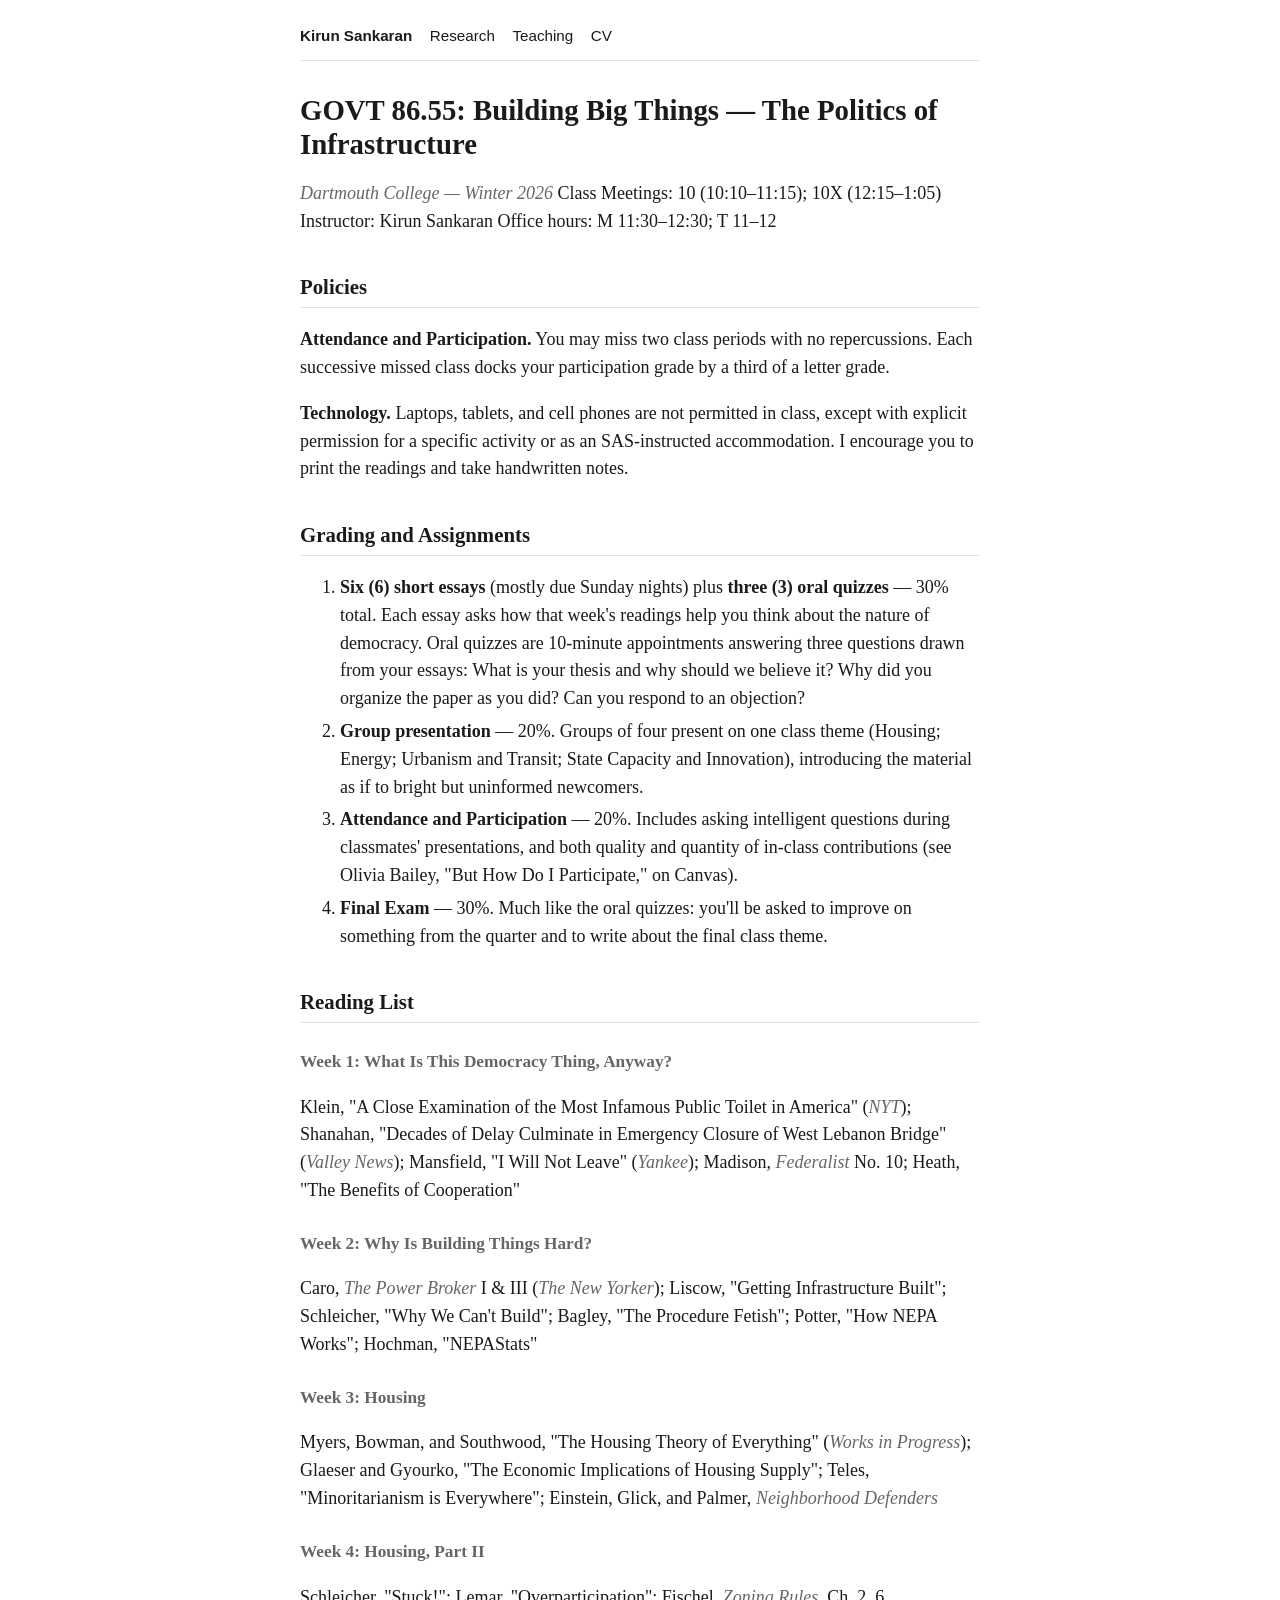
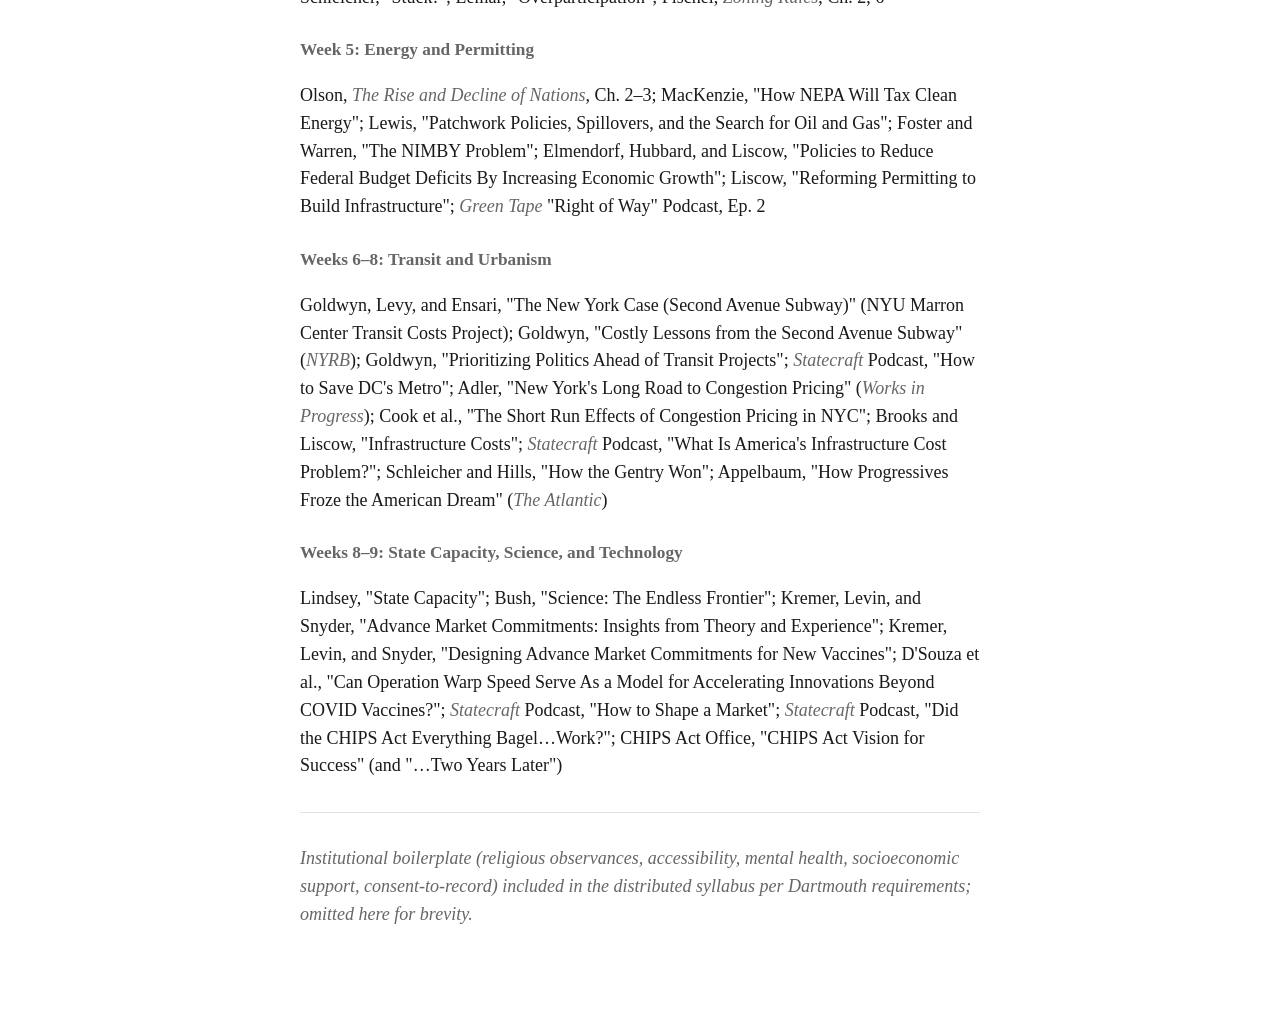
<file: syllabi/politics-of-infrastructure.html>
<!DOCTYPE html>
<html xmlns="http://www.w3.org/1999/xhtml">
<head>
  <meta charset="utf-8" />
  <meta name="generator" content="pandoc 3.10" />
  <meta name="viewport" content="width=device-width, initial-scale=1.0, user-scalable=yes" />
  <title>Kirun Sankaran</title>
  <style>
    /* Default styles provided by pandoc.
    ** See https://pandoc.org/MANUAL.html#variables-for-html for config info.
    */
    span.smallcaps{font-variant: small-caps;}
    div.columns{display: flex; gap: 1.5em;}
    div.column{flex: auto;}
    @media screen {
    div.columns{gap: min(4vw, 1.5em);}
    div.column{overflow-x: auto;}
    }
    div.hanging-indent{margin-left: 1.5em; text-indent: -1.5em;}
    /* The extra [class] is a hack that increases specificity enough to
       override a similar rule in reveal.js */
    ul.task-list[class]{list-style: none;}
    ul.task-list li input[type="checkbox"] {
      font-size: inherit;
      width: 0.8em;
      margin: 0 0.8em 0.2em -1.6em;
      vertical-align: middle;
    }
    .display.math{display: block; text-align: center; margin: 0.5rem auto;}
  </style>
  <link rel="stylesheet" href="../style.css" />
</head>
<body>
<nav class="site"><a class="home" href="/">Kirun Sankaran</a><a href="/research.html">Research</a><a href="/teaching.html">Teaching</a><a href="/cv.html">CV</a></nav>
<h1
id="govt-8655-building-big-things--the-politics-of-infrastructure">GOVT
86.55: Building Big Things — The Politics of Infrastructure</h1>
<p><em>Dartmouth College — Winter 2026</em> Class Meetings: 10
(10:10–11:15); 10X (12:15–1:05) Instructor: Kirun Sankaran Office hours:
M 11:30–12:30; T 11–12</p>
<h2 id="policies">Policies</h2>
<p><strong>Attendance and Participation.</strong> You may miss two class
periods with no repercussions. Each successive missed class docks your
participation grade by a third of a letter grade.</p>
<p><strong>Technology.</strong> Laptops, tablets, and cell phones are
not permitted in class, except with explicit permission for a specific
activity or as an SAS-instructed accommodation. I encourage you to print
the readings and take handwritten notes.</p>
<h2 id="grading-and-assignments">Grading and Assignments</h2>
<ol type="1">
<li><strong>Six (6) short essays</strong> (mostly due Sunday nights)
plus <strong>three (3) oral quizzes</strong> — 30% total. Each essay
asks how that week's readings help you think about the nature of
democracy. Oral quizzes are 10-minute appointments answering three
questions drawn from your essays: What is your thesis and why should we
believe it? Why did you organize the paper as you did? Can you respond
to an objection?</li>
<li><strong>Group presentation</strong> — 20%. Groups of four present on
one class theme (Housing; Energy; Urbanism and Transit; State Capacity
and Innovation), introducing the material as if to bright but uninformed
newcomers.</li>
<li><strong>Attendance and Participation</strong> — 20%. Includes asking
intelligent questions during classmates' presentations, and both quality
and quantity of in-class contributions (see Olivia Bailey, "But How Do I
Participate," on Canvas).</li>
<li><strong>Final Exam</strong> — 30%. Much like the oral quizzes:
you'll be asked to improve on something from the quarter and to write
about the final class theme.</li>
</ol>
<h2 id="reading-list">Reading List</h2>
<h3 id="week-1-what-is-this-democracy-thing-anyway">Week 1: What Is This
Democracy Thing, Anyway?</h3>
<p>Klein, "A Close Examination of the Most Infamous Public Toilet in
America" (<em>NYT</em>); Shanahan, "Decades of Delay Culminate in
Emergency Closure of West Lebanon Bridge" (<em>Valley News</em>);
Mansfield, "I Will Not Leave" (<em>Yankee</em>); Madison,
<em>Federalist</em> No. 10; Heath, "The Benefits of Cooperation"</p>
<h3 id="week-2-why-is-building-things-hard">Week 2: Why Is Building
Things Hard?</h3>
<p>Caro, <em>The Power Broker</em> I &amp; III (<em>The New
Yorker</em>); Liscow, "Getting Infrastructure Built"; Schleicher, "Why
We Can't Build"; Bagley, "The Procedure Fetish"; Potter, "How NEPA
Works"; Hochman, "NEPAStats"</p>
<h3 id="week-3-housing">Week 3: Housing</h3>
<p>Myers, Bowman, and Southwood, "The Housing Theory of Everything"
(<em>Works in Progress</em>); Glaeser and Gyourko, "The Economic
Implications of Housing Supply"; Teles, "Minoritarianism is Everywhere";
Einstein, Glick, and Palmer, <em>Neighborhood Defenders</em></p>
<h3 id="week-4-housing-part-ii">Week 4: Housing, Part II</h3>
<p>Schleicher, "Stuck!"; Lemar, "Overparticipation"; Fischel, <em>Zoning
Rules</em>, Ch. 2, 6</p>
<h3 id="week-5-energy-and-permitting">Week 5: Energy and Permitting</h3>
<p>Olson, <em>The Rise and Decline of Nations</em>, Ch. 2–3; MacKenzie,
"How NEPA Will Tax Clean Energy"; Lewis, "Patchwork Policies,
Spillovers, and the Search for Oil and Gas"; Foster and Warren, "The
NIMBY Problem"; Elmendorf, Hubbard, and Liscow, "Policies to Reduce
Federal Budget Deficits By Increasing Economic Growth"; Liscow,
"Reforming Permitting to Build Infrastructure"; <em>Green Tape</em>
"Right of Way" Podcast, Ep. 2</p>
<h3 id="weeks-68-transit-and-urbanism">Weeks 6–8: Transit and
Urbanism</h3>
<p>Goldwyn, Levy, and Ensari, "The New York Case (Second Avenue Subway)"
(NYU Marron Center Transit Costs Project); Goldwyn, "Costly Lessons from
the Second Avenue Subway" (<em>NYRB</em>); Goldwyn, "Prioritizing
Politics Ahead of Transit Projects"; <em>Statecraft</em> Podcast, "How
to Save DC's Metro"; Adler, "New York's Long Road to Congestion Pricing"
(<em>Works in Progress</em>); Cook et al., "The Short Run Effects of
Congestion Pricing in NYC"; Brooks and Liscow, "Infrastructure Costs";
<em>Statecraft</em> Podcast, "What Is America's Infrastructure Cost
Problem?"; Schleicher and Hills, "How the Gentry Won"; Appelbaum, "How
Progressives Froze the American Dream" (<em>The Atlantic</em>)</p>
<h3 id="weeks-89-state-capacity-science-and-technology">Weeks 8–9: State
Capacity, Science, and Technology</h3>
<p>Lindsey, "State Capacity"; Bush, "Science: The Endless Frontier";
Kremer, Levin, and Snyder, "Advance Market Commitments: Insights from
Theory and Experience"; Kremer, Levin, and Snyder, "Designing Advance
Market Commitments for New Vaccines"; D'Souza et al., "Can Operation
Warp Speed Serve As a Model for Accelerating Innovations Beyond COVID
Vaccines?"; <em>Statecraft</em> Podcast, "How to Shape a Market";
<em>Statecraft</em> Podcast, "Did the CHIPS Act Everything Bagel…Work?";
CHIPS Act Office, "CHIPS Act Vision for Success" (and "…Two Years
Later")</p>
<hr />
<p><em>Institutional boilerplate (religious observances, accessibility,
mental health, socioeconomic support, consent-to-record) included in the
distributed syllabus per Dartmouth requirements; omitted here for
brevity.</em></p>
</body>
</html>
</file>
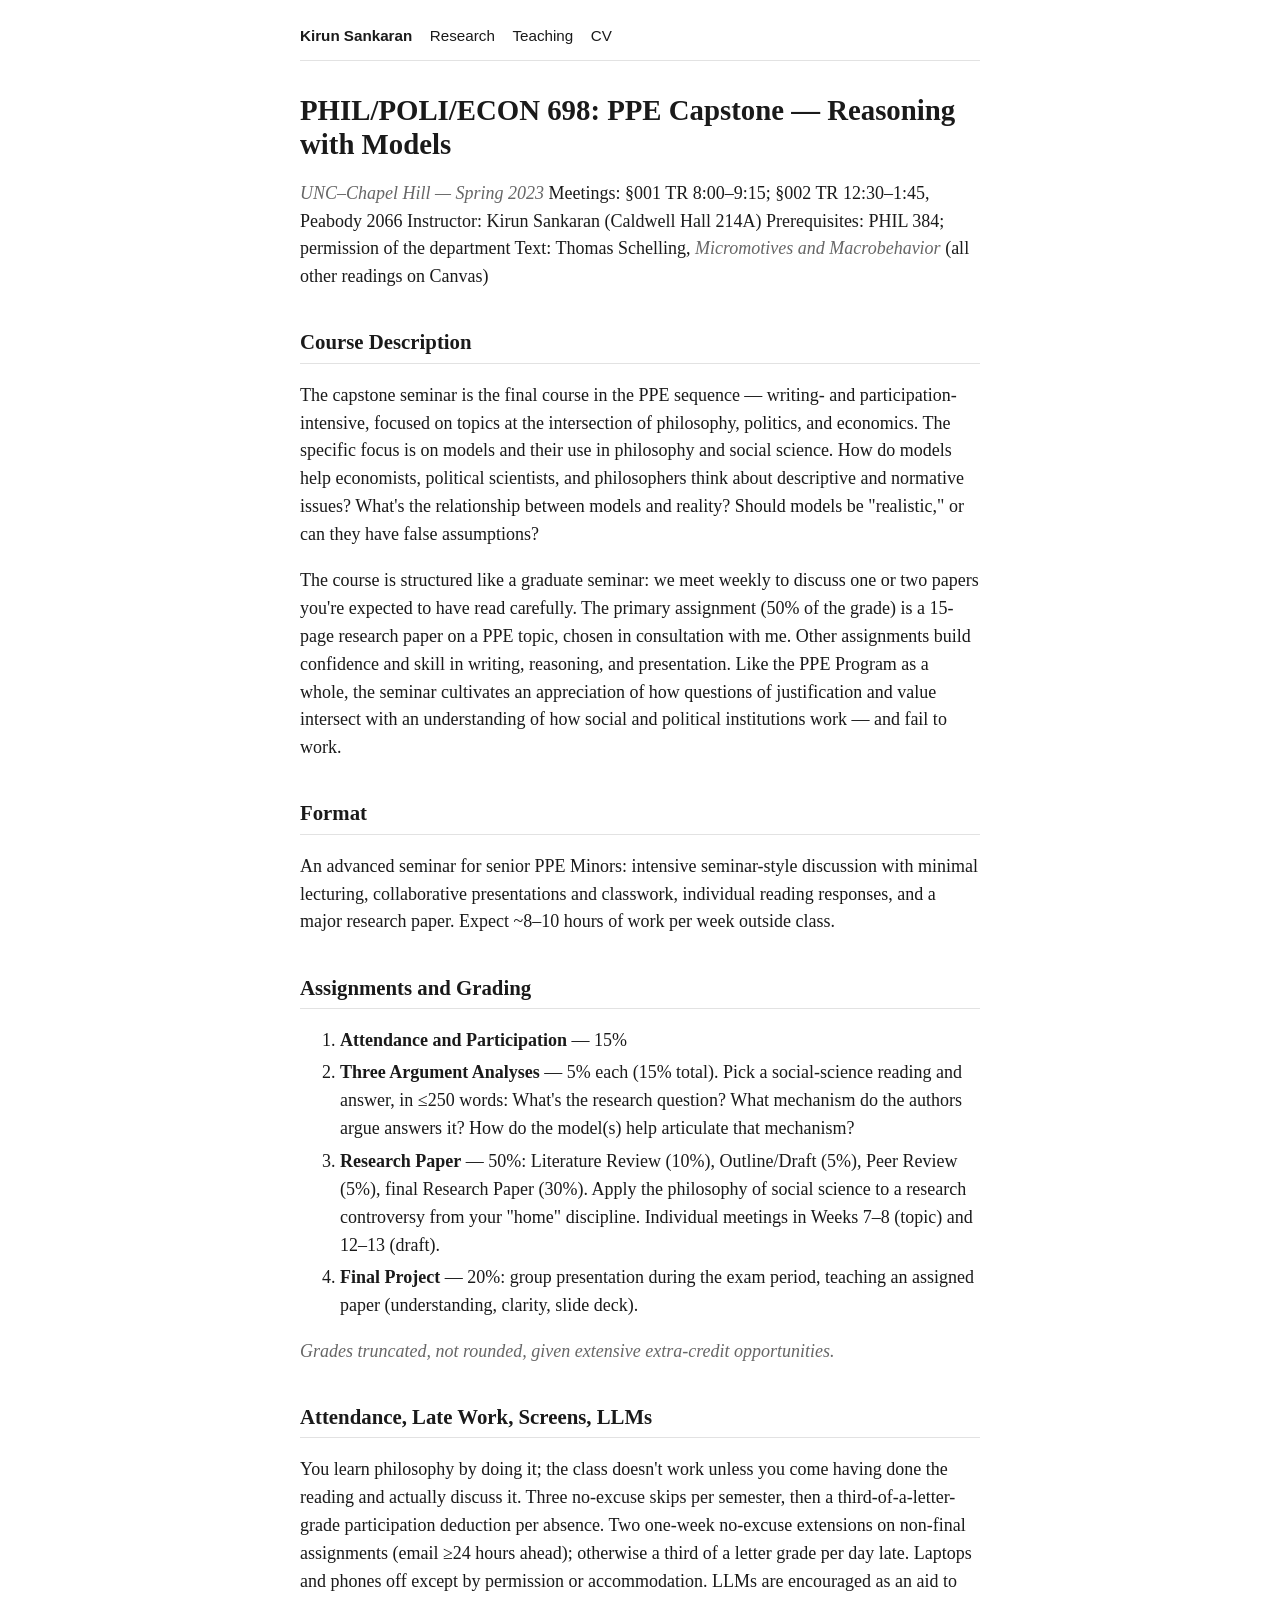
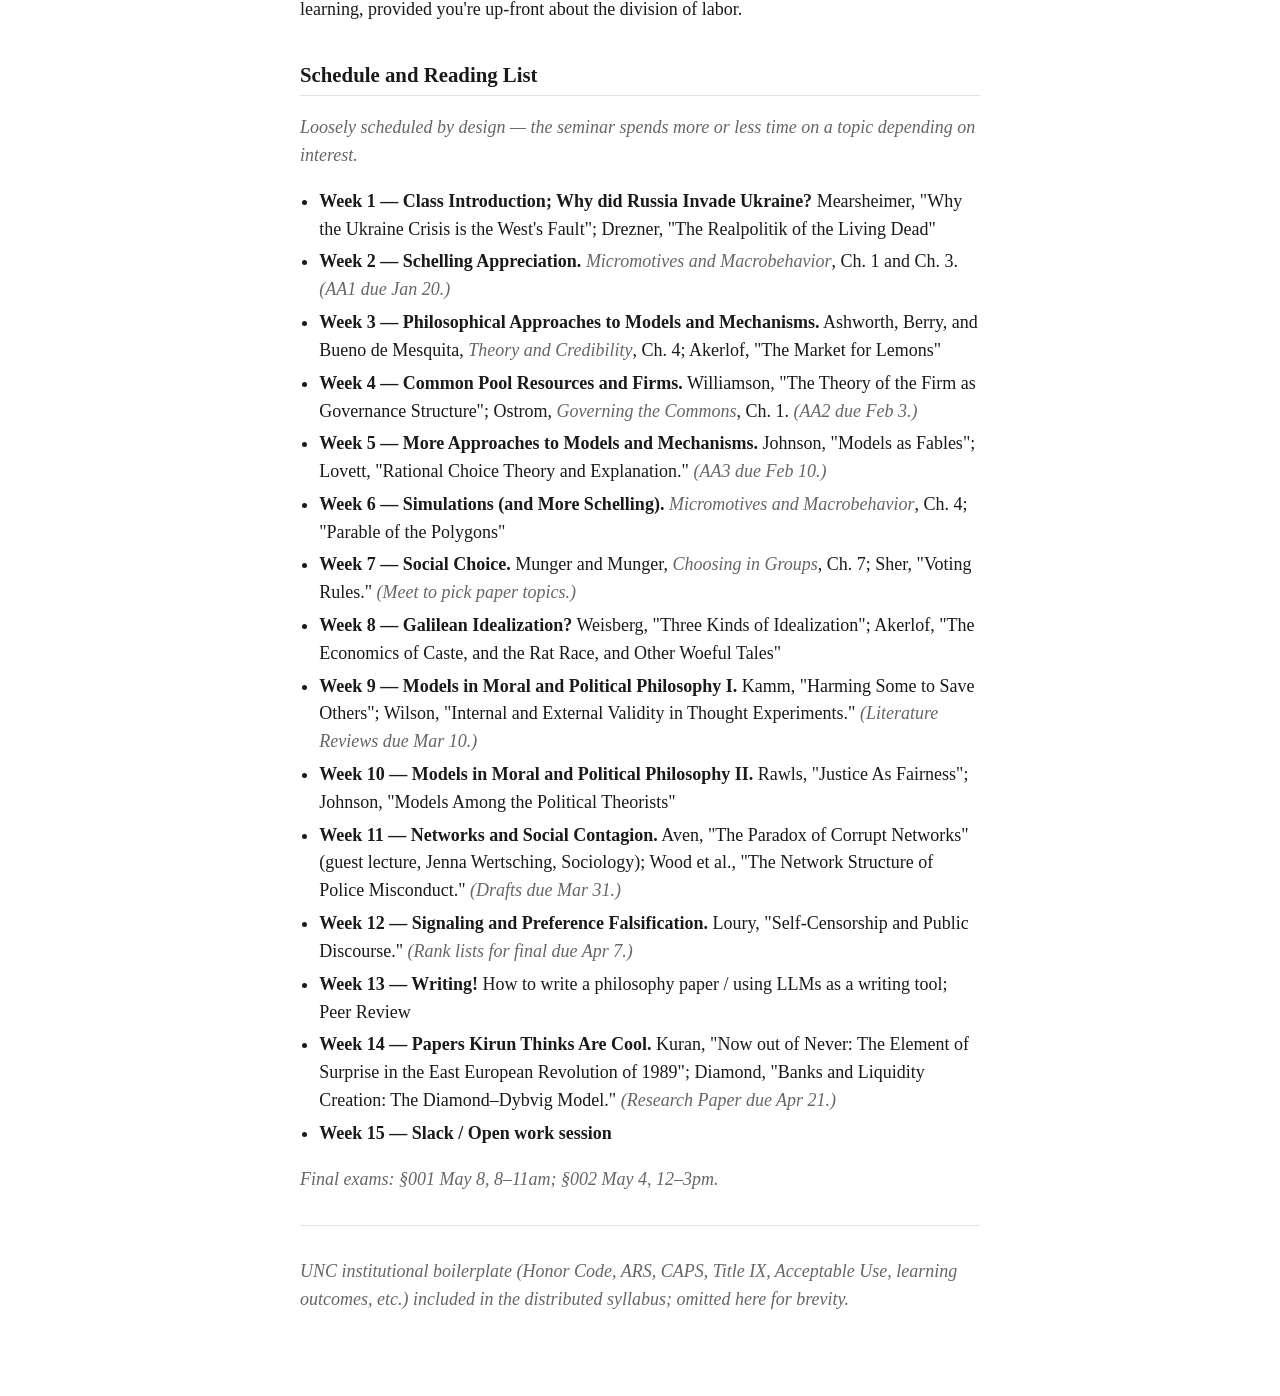
<file: syllabi/reasoning-with-models.html>
<!DOCTYPE html>
<html xmlns="http://www.w3.org/1999/xhtml">
<head>
  <meta charset="utf-8" />
  <meta name="generator" content="pandoc 3.10" />
  <meta name="viewport" content="width=device-width, initial-scale=1.0, user-scalable=yes" />
  <title>Kirun Sankaran</title>
  <style>
    /* Default styles provided by pandoc.
    ** See https://pandoc.org/MANUAL.html#variables-for-html for config info.
    */
    span.smallcaps{font-variant: small-caps;}
    div.columns{display: flex; gap: 1.5em;}
    div.column{flex: auto;}
    @media screen {
    div.columns{gap: min(4vw, 1.5em);}
    div.column{overflow-x: auto;}
    }
    div.hanging-indent{margin-left: 1.5em; text-indent: -1.5em;}
    /* The extra [class] is a hack that increases specificity enough to
       override a similar rule in reveal.js */
    ul.task-list[class]{list-style: none;}
    ul.task-list li input[type="checkbox"] {
      font-size: inherit;
      width: 0.8em;
      margin: 0 0.8em 0.2em -1.6em;
      vertical-align: middle;
    }
    .display.math{display: block; text-align: center; margin: 0.5rem auto;}
  </style>
  <link rel="stylesheet" href="../style.css" />
</head>
<body>
<nav class="site"><a class="home" href="/">Kirun Sankaran</a><a href="/research.html">Research</a><a href="/teaching.html">Teaching</a><a href="/cv.html">CV</a></nav>
<h1
id="philpoliecon-698-ppe-capstone--reasoning-with-models">PHIL/POLI/ECON
698: PPE Capstone — Reasoning with Models</h1>
<p><em>UNC–Chapel Hill — Spring 2023</em> Meetings: §001 TR 8:00–9:15;
§002 TR 12:30–1:45, Peabody 2066 Instructor: Kirun Sankaran (Caldwell
Hall 214A) Prerequisites: PHIL 384; permission of the department Text:
Thomas Schelling, <em>Micromotives and Macrobehavior</em> (all other
readings on Canvas)</p>
<h2 id="course-description">Course Description</h2>
<p>The capstone seminar is the final course in the PPE sequence —
writing- and participation-intensive, focused on topics at the
intersection of philosophy, politics, and economics. The specific focus
is on models and their use in philosophy and social science. How do
models help economists, political scientists, and philosophers think
about descriptive and normative issues? What's the relationship between
models and reality? Should models be "realistic," or can they have false
assumptions?</p>
<p>The course is structured like a graduate seminar: we meet weekly to
discuss one or two papers you're expected to have read carefully. The
primary assignment (50% of the grade) is a 15-page research paper on a
PPE topic, chosen in consultation with me. Other assignments build
confidence and skill in writing, reasoning, and presentation. Like the
PPE Program as a whole, the seminar cultivates an appreciation of how
questions of justification and value intersect with an understanding of
how social and political institutions work — and fail to work.</p>
<h2 id="format">Format</h2>
<p>An advanced seminar for senior PPE Minors: intensive seminar-style
discussion with minimal lecturing, collaborative presentations and
classwork, individual reading responses, and a major research paper.
Expect ~8–10 hours of work per week outside class.</p>
<h2 id="assignments-and-grading">Assignments and Grading</h2>
<ol type="1">
<li><strong>Attendance and Participation</strong> — 15%</li>
<li><strong>Three Argument Analyses</strong> — 5% each (15% total). Pick
a social-science reading and answer, in ≤250 words: What's the research
question? What mechanism do the authors argue answers it? How do the
model(s) help articulate that mechanism?</li>
<li><strong>Research Paper</strong> — 50%: Literature Review (10%),
Outline/Draft (5%), Peer Review (5%), final Research Paper (30%). Apply
the philosophy of social science to a research controversy from your
"home" discipline. Individual meetings in Weeks 7–8 (topic) and 12–13
(draft).</li>
<li><strong>Final Project</strong> — 20%: group presentation during the
exam period, teaching an assigned paper (understanding, clarity, slide
deck).</li>
</ol>
<p><em>Grades truncated, not rounded, given extensive extra-credit
opportunities.</em></p>
<h2 id="attendance-late-work-screens-llms">Attendance, Late Work,
Screens, LLMs</h2>
<p>You learn philosophy by doing it; the class doesn't work unless you
come having done the reading and actually discuss it. Three no-excuse
skips per semester, then a third-of-a-letter-grade participation
deduction per absence. Two one-week no-excuse extensions on non-final
assignments (email ≥24 hours ahead); otherwise a third of a letter grade
per day late. Laptops and phones off except by permission or
accommodation. LLMs are encouraged as an aid to learning, provided
you're up-front about the division of labor.</p>
<h2 id="schedule-and-reading-list">Schedule and Reading List</h2>
<p><em>Loosely scheduled by design — the seminar spends more or less
time on a topic depending on interest.</em></p>
<ul>
<li><strong>Week 1 — Class Introduction; Why did Russia Invade
Ukraine?</strong> Mearsheimer, "Why the Ukraine Crisis is the West's
Fault"; Drezner, "The Realpolitik of the Living Dead"</li>
<li><strong>Week 2 — Schelling Appreciation.</strong> <em>Micromotives
and Macrobehavior</em>, Ch. 1 and Ch. 3. <em>(AA1 due Jan 20.)</em></li>
<li><strong>Week 3 — Philosophical Approaches to Models and
Mechanisms.</strong> Ashworth, Berry, and Bueno de Mesquita, <em>Theory
and Credibility</em>, Ch. 4; Akerlof, "The Market for Lemons"</li>
<li><strong>Week 4 — Common Pool Resources and Firms.</strong>
Williamson, "The Theory of the Firm as Governance Structure"; Ostrom,
<em>Governing the Commons</em>, Ch. 1. <em>(AA2 due Feb 3.)</em></li>
<li><strong>Week 5 — More Approaches to Models and Mechanisms.</strong>
Johnson, "Models as Fables"; Lovett, "Rational Choice Theory and
Explanation." <em>(AA3 due Feb 10.)</em></li>
<li><strong>Week 6 — Simulations (and More Schelling).</strong>
<em>Micromotives and Macrobehavior</em>, Ch. 4; "Parable of the
Polygons"</li>
<li><strong>Week 7 — Social Choice.</strong> Munger and Munger,
<em>Choosing in Groups</em>, Ch. 7; Sher, "Voting Rules." <em>(Meet to
pick paper topics.)</em></li>
<li><strong>Week 8 — Galilean Idealization?</strong> Weisberg, "Three
Kinds of Idealization"; Akerlof, "The Economics of Caste, and the Rat
Race, and Other Woeful Tales"</li>
<li><strong>Week 9 — Models in Moral and Political Philosophy
I.</strong> Kamm, "Harming Some to Save Others"; Wilson, "Internal and
External Validity in Thought Experiments." <em>(Literature Reviews due
Mar 10.)</em></li>
<li><strong>Week 10 — Models in Moral and Political Philosophy
II.</strong> Rawls, "Justice As Fairness"; Johnson, "Models Among the
Political Theorists"</li>
<li><strong>Week 11 — Networks and Social Contagion.</strong> Aven, "The
Paradox of Corrupt Networks" (guest lecture, Jenna Wertsching,
Sociology); Wood et al., "The Network Structure of Police Misconduct."
<em>(Drafts due Mar 31.)</em></li>
<li><strong>Week 12 — Signaling and Preference Falsification.</strong>
Loury, "Self-Censorship and Public Discourse." <em>(Rank lists for final
due Apr 7.)</em></li>
<li><strong>Week 13 — Writing!</strong> How to write a philosophy paper
/ using LLMs as a writing tool; Peer Review</li>
<li><strong>Week 14 — Papers Kirun Thinks Are Cool.</strong> Kuran, "Now
out of Never: The Element of Surprise in the East European Revolution of
1989"; Diamond, "Banks and Liquidity Creation: The Diamond–Dybvig
Model." <em>(Research Paper due Apr 21.)</em></li>
<li><strong>Week 15 — Slack / Open work session</strong></li>
</ul>
<p><em>Final exams: §001 May 8, 8–11am; §002 May 4, 12–3pm.</em></p>
<hr />
<p><em>UNC institutional boilerplate (Honor Code, ARS, CAPS, Title IX,
Acceptable Use, learning outcomes, etc.) included in the distributed
syllabus; omitted here for brevity.</em></p>
</body>
</html>
</file>
<file: style.css>
:root { --ink:#1a1a1a; --muted:#666; --link:#1a4c8b; --rule:#e2e2e2; }
* { box-sizing: border-box; }
body {
  font-family: Georgia, 'Iowan Old Style', 'Palatino Linotype', serif;
  color: var(--ink); line-height: 1.55; font-size: 18px;
  max-width: 720px; margin: 0 auto; padding: 1.5rem 1.25rem 4rem;
  -webkit-text-size-adjust: 100%;
}
nav.site {
  display: flex; flex-wrap: wrap; gap: 1.1rem;
  padding-bottom: .75rem; margin-bottom: 2rem;
  border-bottom: 1px solid var(--rule);
  font-family: -apple-system, Helvetica, Arial, sans-serif; font-size: .95rem;
}
nav.site a { color: var(--ink); text-decoration: none; }
nav.site a:hover { color: var(--link); text-decoration: underline; }
nav.site .home { font-weight: 700; }
a { color: var(--link); }
h1 { font-size: 1.8rem; line-height: 1.2; margin: .2rem 0 1rem; }
h2 { font-size: 1.3rem; margin-top: 2.2rem; border-bottom: 1px solid var(--rule); padding-bottom: .25rem; }
h3 { font-size: 1.08rem; color: var(--muted); margin-top: 1.6rem; }
details { margin: .5rem 0 1rem; }
summary { cursor: pointer; }
summary strong { font-weight: 700; }
details > *:not(summary) { margin-left: 1.1rem; color: #333; }
em { color: var(--muted); }
ul { padding-left: 1.2rem; }
li { margin: .3rem 0; }
hr { border: none; border-top: 1px solid var(--rule); margin: 2rem 0; }
@media (max-width: 480px) { body { font-size: 17px; } }
</file>
<file: cv.css>
/* CV page only — layered on top of style.css */

h1 {                     /* name */
  text-align: center;
  font-size: 2rem;
  margin: .4rem 0 .2rem;
}

h1 + p {                 /* the contact block right under the name */
  text-align: center;
  color: var(--muted);
  font-family: -apple-system, Helvetica, Arial, sans-serif;
  font-size: .9rem;
  line-height: 1.6;
  margin: 0 0 2.4rem;
}

/* "Curriculum Vitae" — the bolded first line of the masthead block */
h1 + p strong:first-child {
  display: block;
  font-size: .82rem;
  text-transform: uppercase;
  letter-spacing: .14em;
  font-weight: 600;
  color: var(--ink);
  margin: 0 0 .9rem;
}

h2 {                     /* section headers: understated academic caps */
  font-size: .82rem;
  text-transform: uppercase;
  letter-spacing: .09em;
  color: var(--muted);
  font-family: -apple-system, Helvetica, Arial, sans-serif;
  border-bottom: 1px solid var(--rule);
  padding-bottom: .3rem;
  margin-top: 2.5rem;
}

h3 {                     /* subsection headers, e.g. Peer-Reviewed Publications */
  font-size: 1rem;
  color: var(--ink);
  font-weight: 700;
  margin: 1.5rem 0 .5rem;
}

/* tighter, CV-appropriate rhythm */
p { margin: .4rem 0; }
ol, ul { margin: .4rem 0; }
li { margin: .25rem 0; }

/* "Download CV (PDF)" link under the nav */
.cv-download {
  text-align: right;
  font-family: -apple-system, Helvetica, Arial, sans-serif;
  font-size: .85rem;
  margin: -1.4rem 0 1.6rem;
}
</file>
